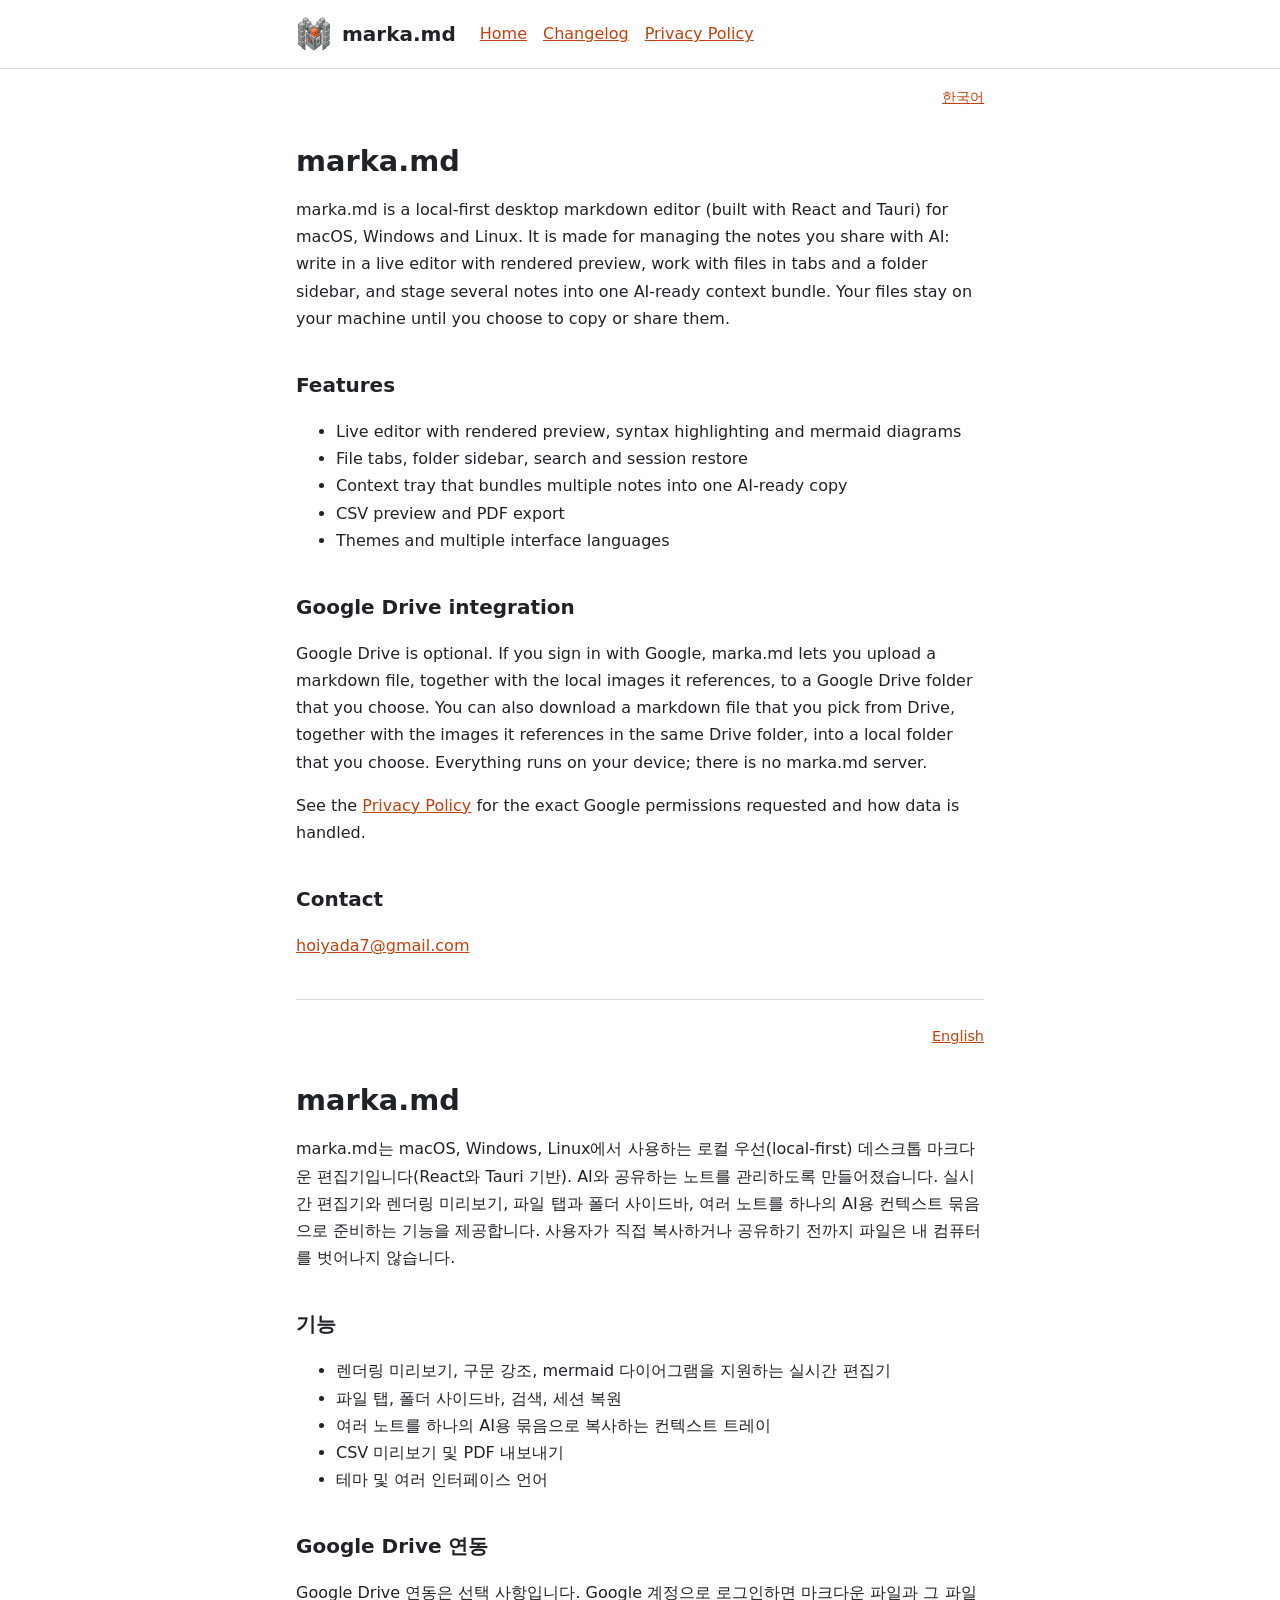
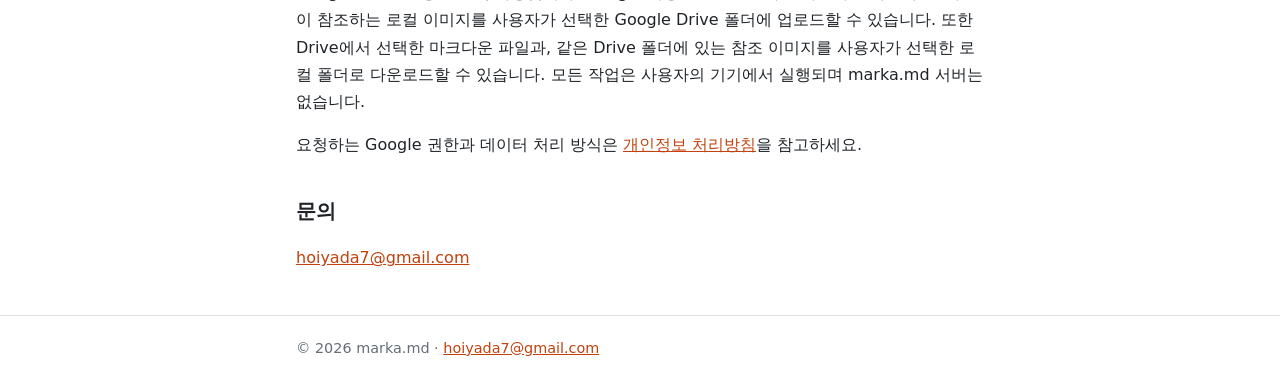
<file: index.html>
<!doctype html>
<html lang="en">
<head>
<meta charset="utf-8">
<meta name="viewport" content="width=device-width, initial-scale=1">
<title>marka.md - local-first markdown editor</title>
<meta name="description" content="marka.md is a local-first desktop markdown editor for the notes you share with AI.">
<link rel="icon" href="logo.png">
<link rel="stylesheet" href="style.css">
</head>
<body>
<header><div class="wrap">
<a class="brand" href="index.html"><img src="logo.png" alt="" width="36" height="36">marka.md</a>
<nav><a href="index.html">Home</a><a href="changelog.html">Changelog</a><a href="privacy.html">Privacy Policy</a></nav>
</div></header>
<main class="wrap">
<p class="lang"><a href="#ko">한국어</a></p>
<section id="en">
<h1>marka.md</h1>
<p>marka.md is a local-first desktop markdown editor (built with React and Tauri) for macOS, Windows and Linux. It is made for managing the notes you share with AI: write in a live editor with rendered preview, work with files in tabs and a folder sidebar, and stage several notes into one AI-ready context bundle. Your files stay on your machine until you choose to copy or share them.</p>
<h2>Features</h2>
<ul>
<li>Live editor with rendered preview, syntax highlighting and mermaid diagrams</li>
<li>File tabs, folder sidebar, search and session restore</li>
<li>Context tray that bundles multiple notes into one AI-ready copy</li>
<li>CSV preview and PDF export</li>
<li>Themes and multiple interface languages</li>
</ul>
<h2>Google Drive integration</h2>
<p>Google Drive is optional. If you sign in with Google, marka.md lets you upload a markdown file, together with the local images it references, to a Google Drive folder that you choose. You can also download a markdown file that you pick from Drive, together with the images it references in the same Drive folder, into a local folder that you choose. Everything runs on your device; there is no marka.md server.</p>
<p>See the <a href="privacy.html">Privacy Policy</a> for the exact Google permissions requested and how data is handled.</p>
<h2>Contact</h2>
<p><a href="mailto:hoiyada7@gmail.com">hoiyada7@gmail.com</a></p>
</section>

<section id="ko" lang="ko">
<p class="lang"><a href="#en">English</a></p>
<h1>marka.md</h1>
<p>marka.md는 macOS, Windows, Linux에서 사용하는 로컬 우선(local-first) 데스크톱 마크다운 편집기입니다(React와 Tauri 기반). AI와 공유하는 노트를 관리하도록 만들어졌습니다. 실시간 편집기와 렌더링 미리보기, 파일 탭과 폴더 사이드바, 여러 노트를 하나의 AI용 컨텍스트 묶음으로 준비하는 기능을 제공합니다. 사용자가 직접 복사하거나 공유하기 전까지 파일은 내 컴퓨터를 벗어나지 않습니다.</p>
<h2>기능</h2>
<ul>
<li>렌더링 미리보기, 구문 강조, mermaid 다이어그램을 지원하는 실시간 편집기</li>
<li>파일 탭, 폴더 사이드바, 검색, 세션 복원</li>
<li>여러 노트를 하나의 AI용 묶음으로 복사하는 컨텍스트 트레이</li>
<li>CSV 미리보기 및 PDF 내보내기</li>
<li>테마 및 여러 인터페이스 언어</li>
</ul>
<h2>Google Drive 연동</h2>
<p>Google Drive 연동은 선택 사항입니다. Google 계정으로 로그인하면 마크다운 파일과 그 파일이 참조하는 로컬 이미지를 사용자가 선택한 Google Drive 폴더에 업로드할 수 있습니다. 또한 Drive에서 선택한 마크다운 파일과, 같은 Drive 폴더에 있는 참조 이미지를 사용자가 선택한 로컬 폴더로 다운로드할 수 있습니다. 모든 작업은 사용자의 기기에서 실행되며 marka.md 서버는 없습니다.</p>
<p>요청하는 Google 권한과 데이터 처리 방식은 <a href="privacy.html#ko">개인정보 처리방침</a>을 참고하세요.</p>
<h2>문의</h2>
<p><a href="mailto:hoiyada7@gmail.com">hoiyada7@gmail.com</a></p>
</section>
</main>
<footer><div class="wrap">© 2026 marka.md &middot; <a href="mailto:hoiyada7@gmail.com">hoiyada7@gmail.com</a></div></footer>
</body>
</html>
</file>
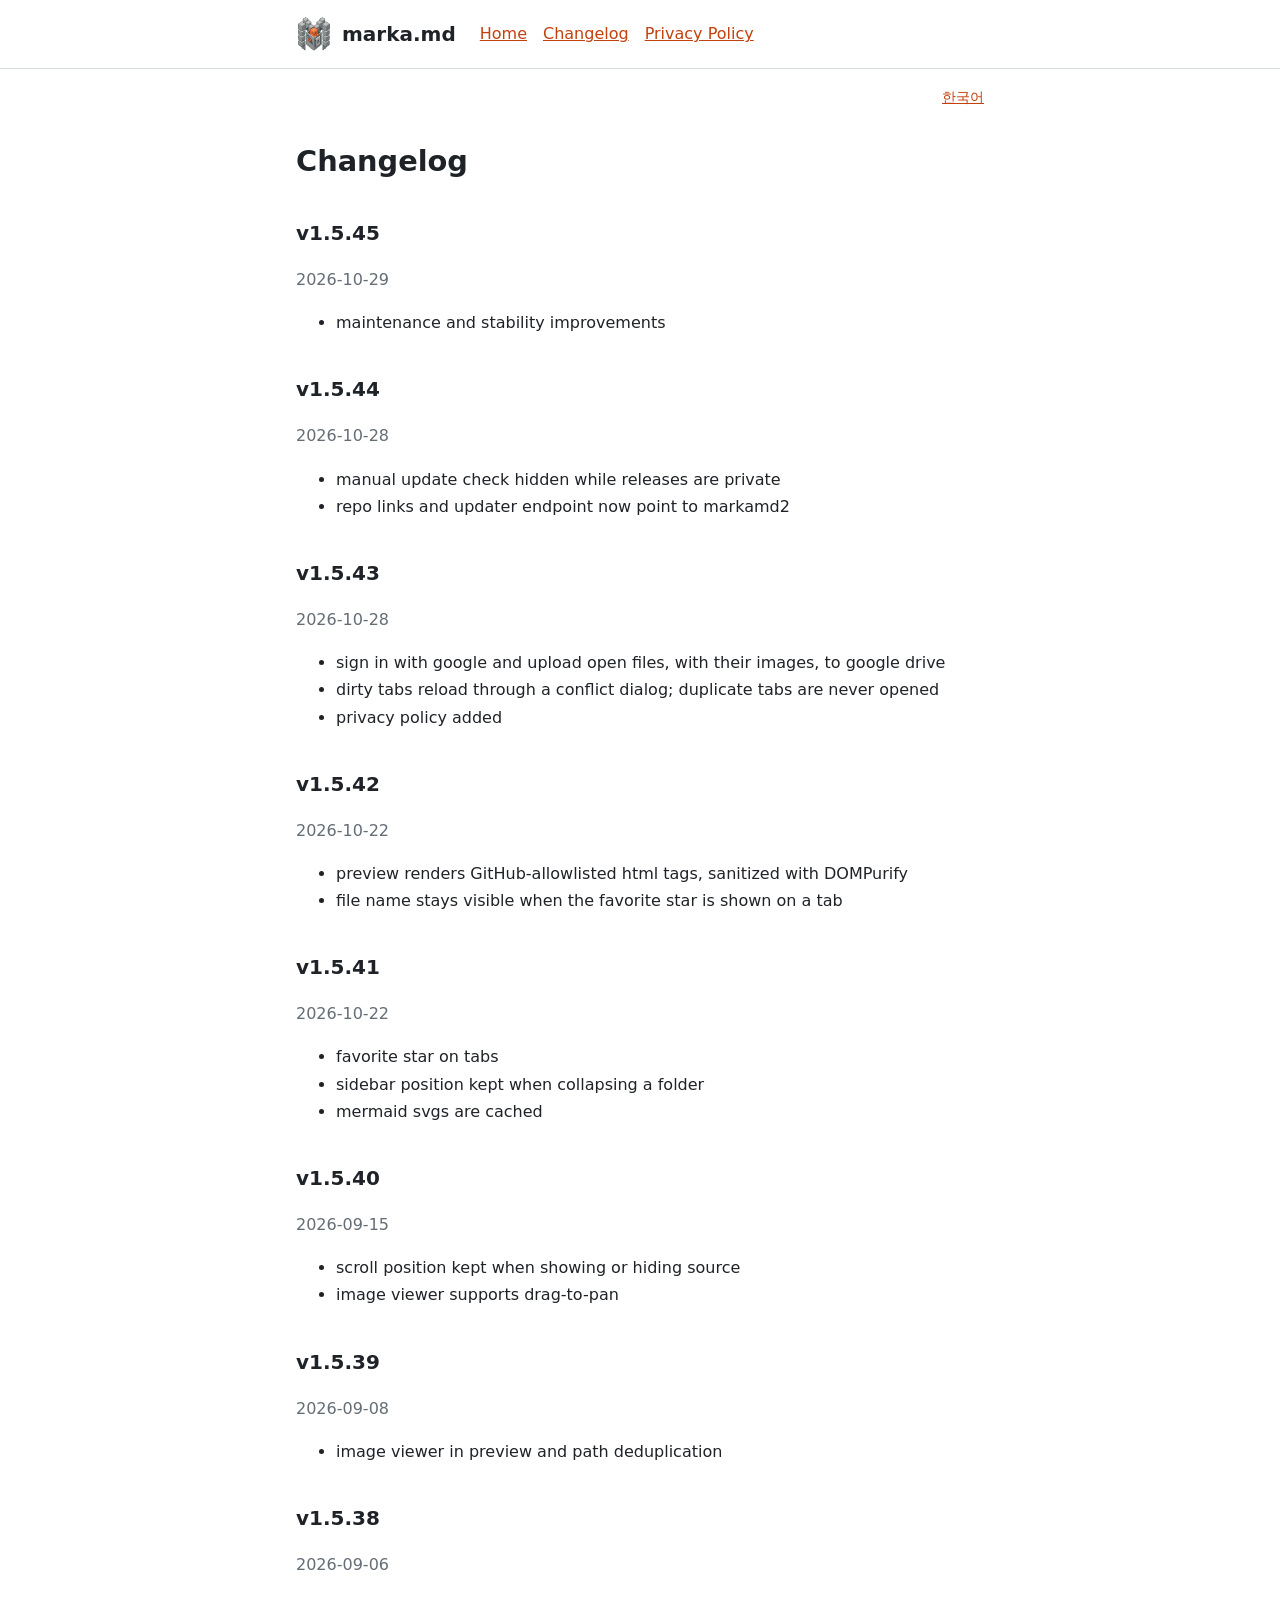
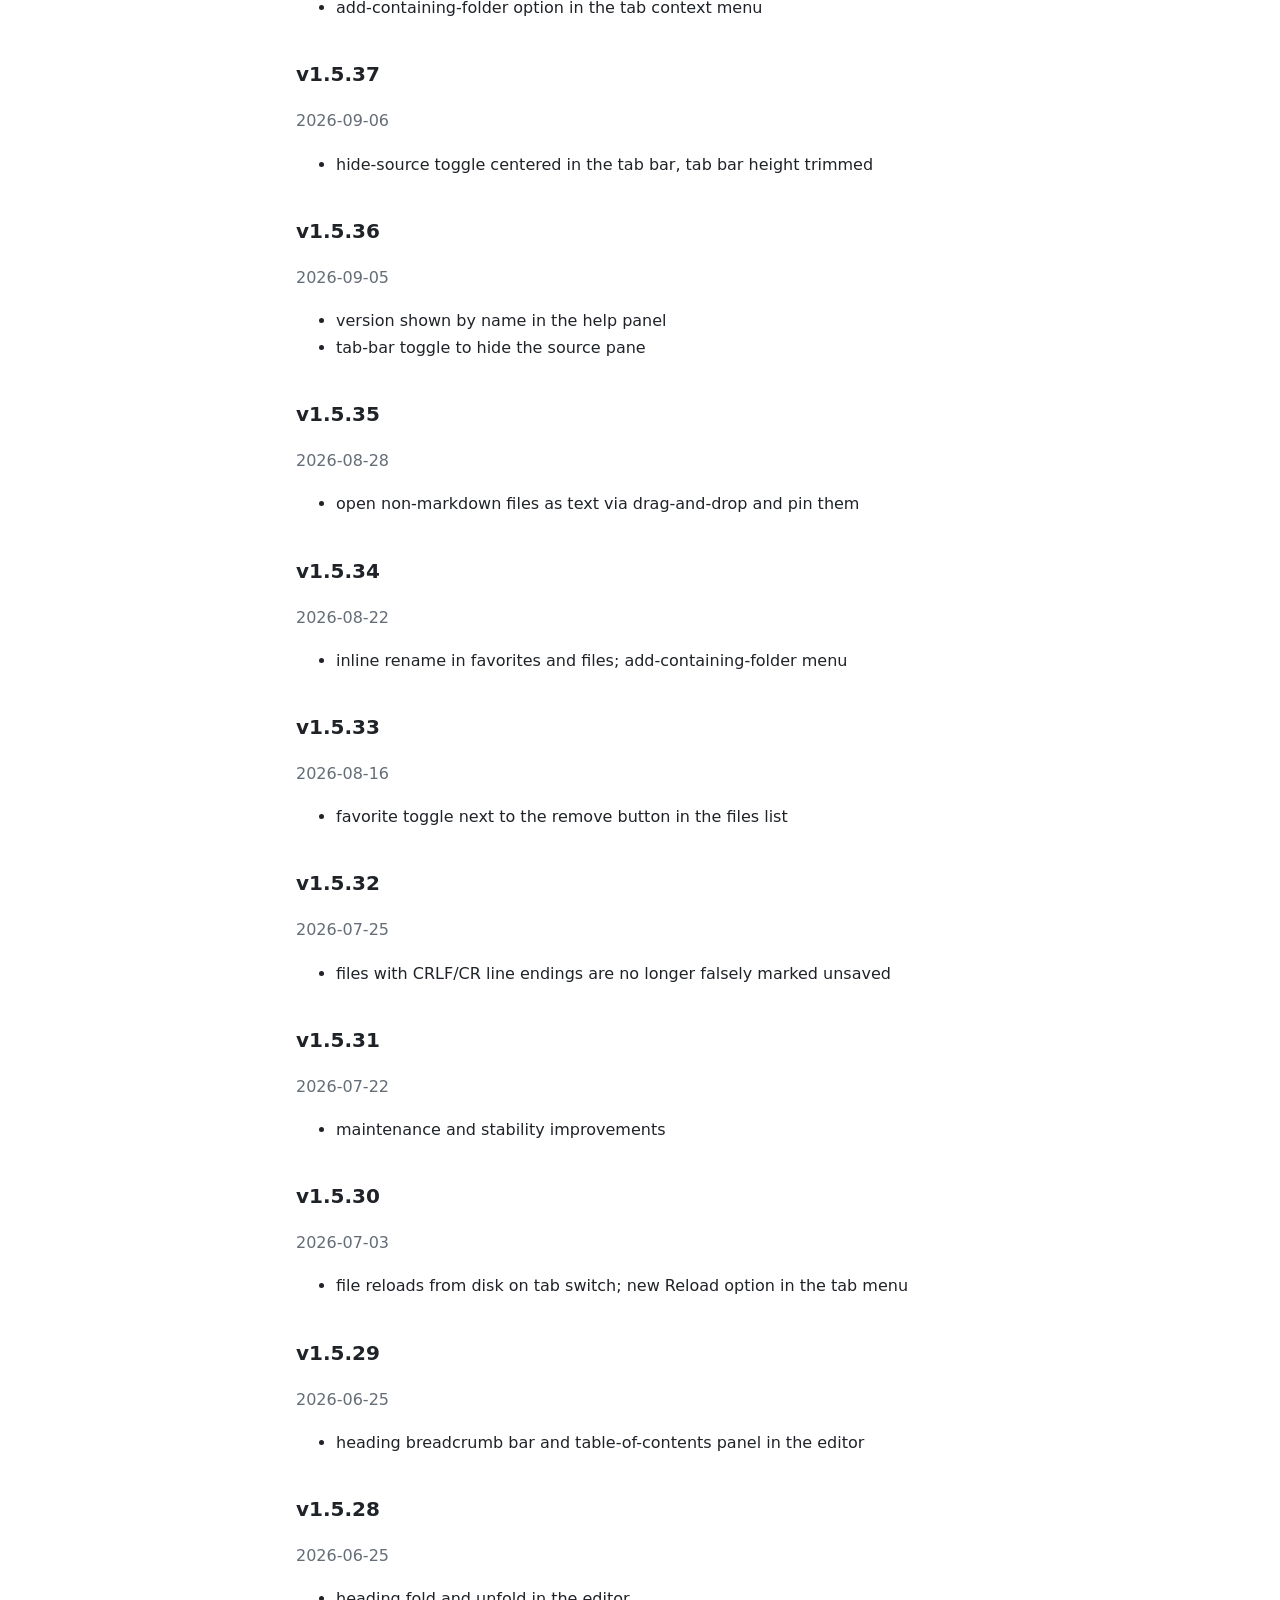
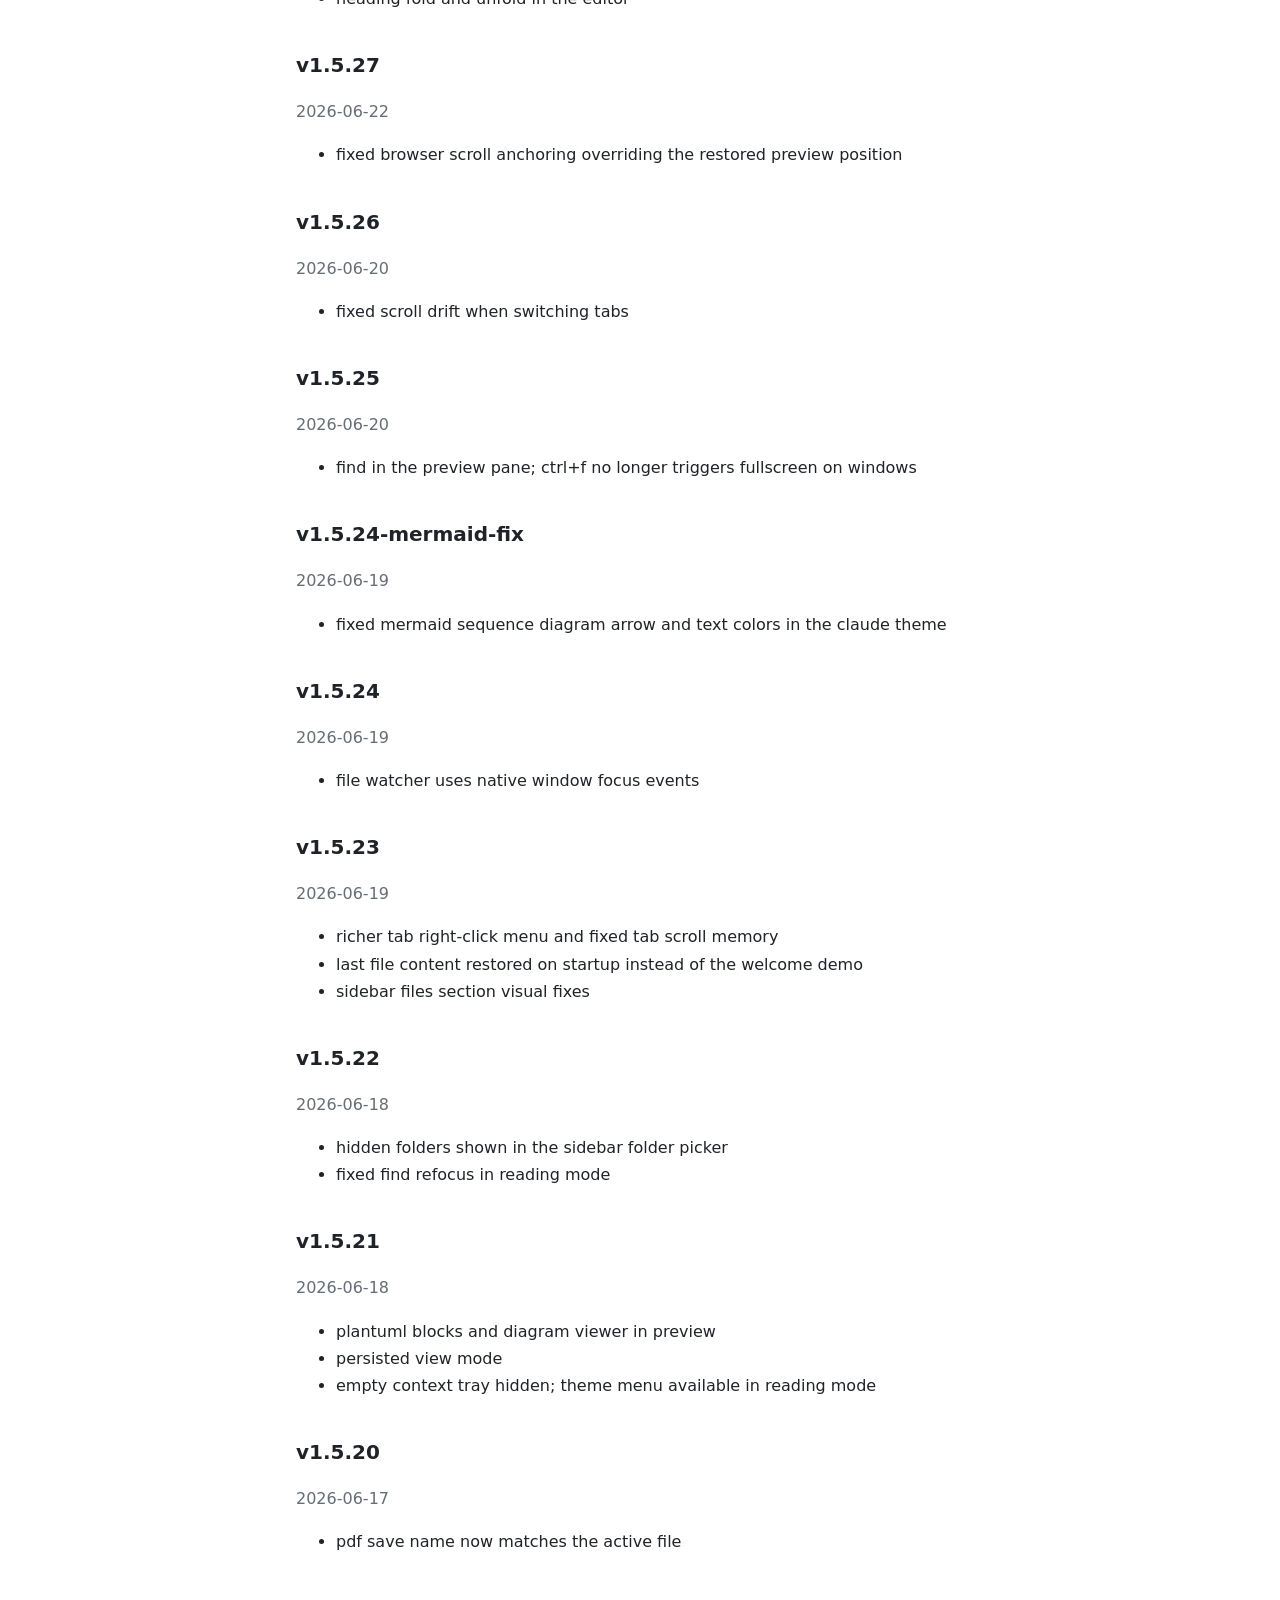
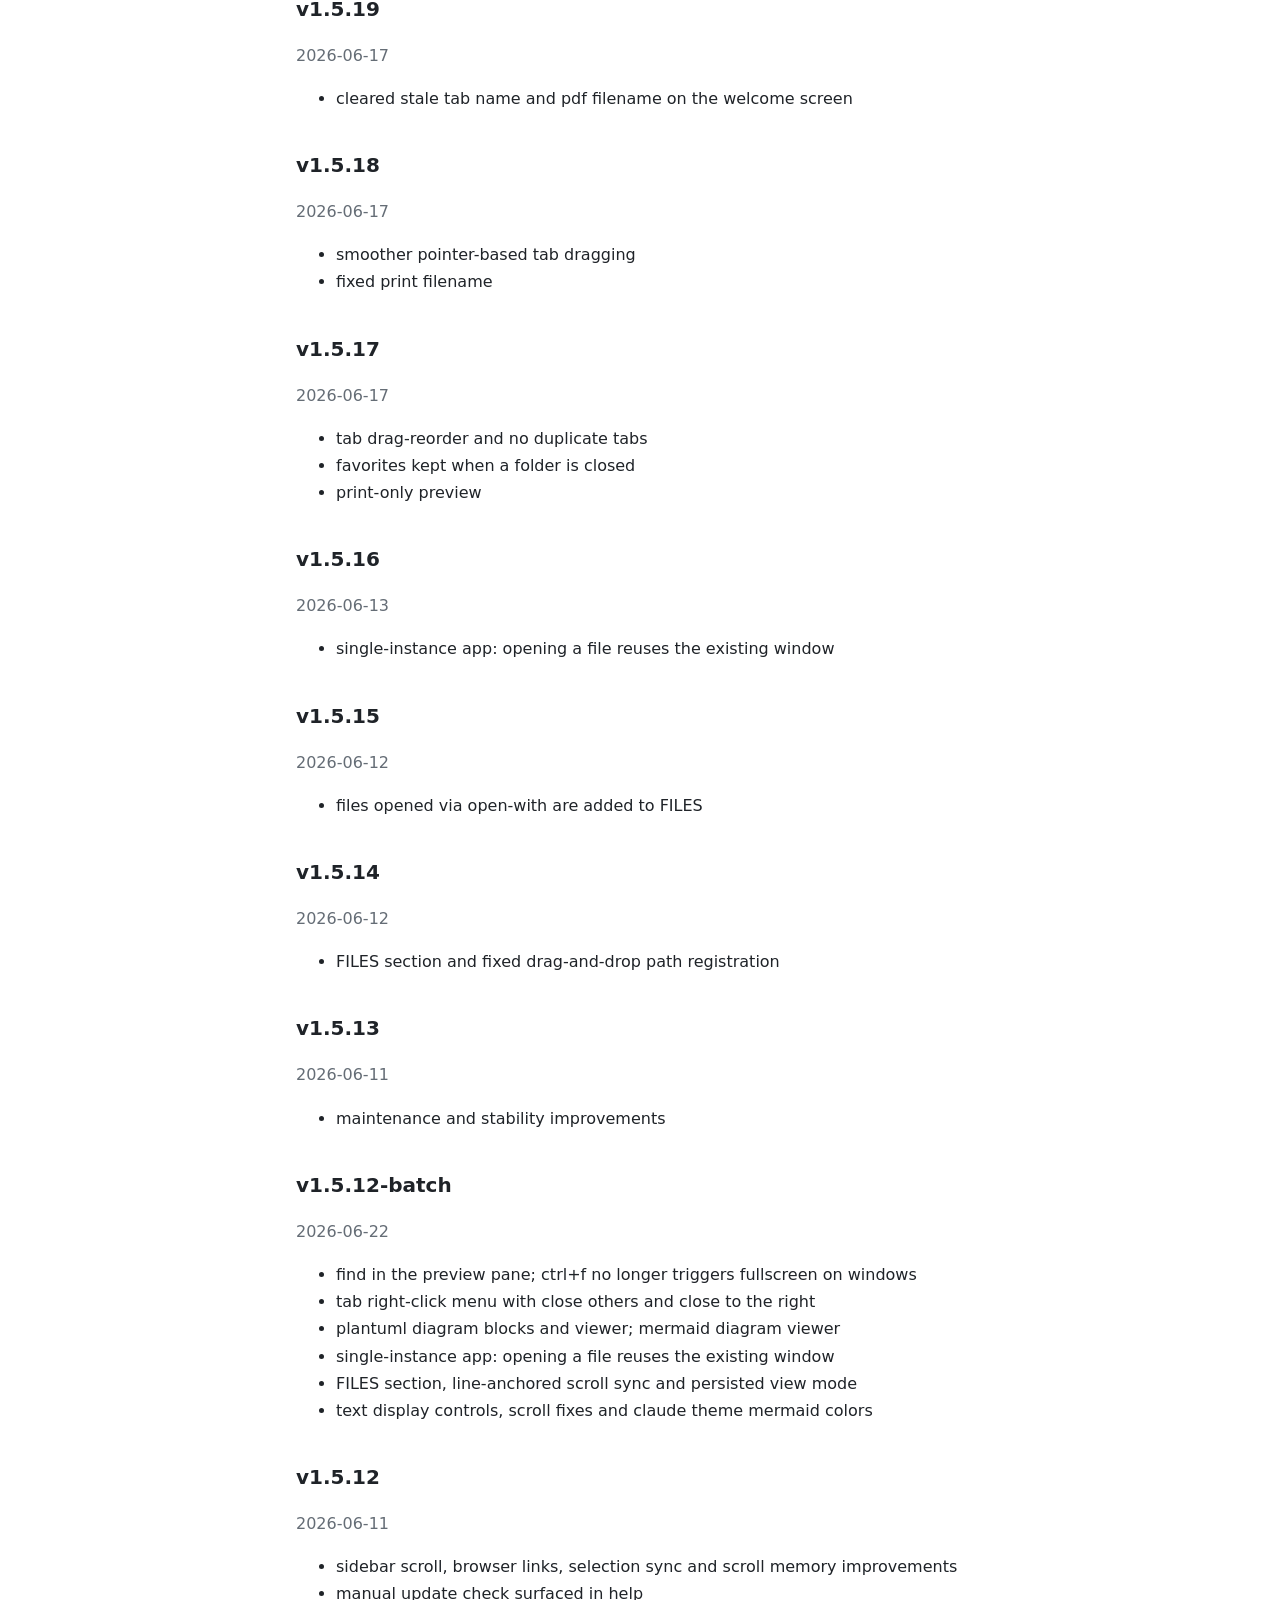
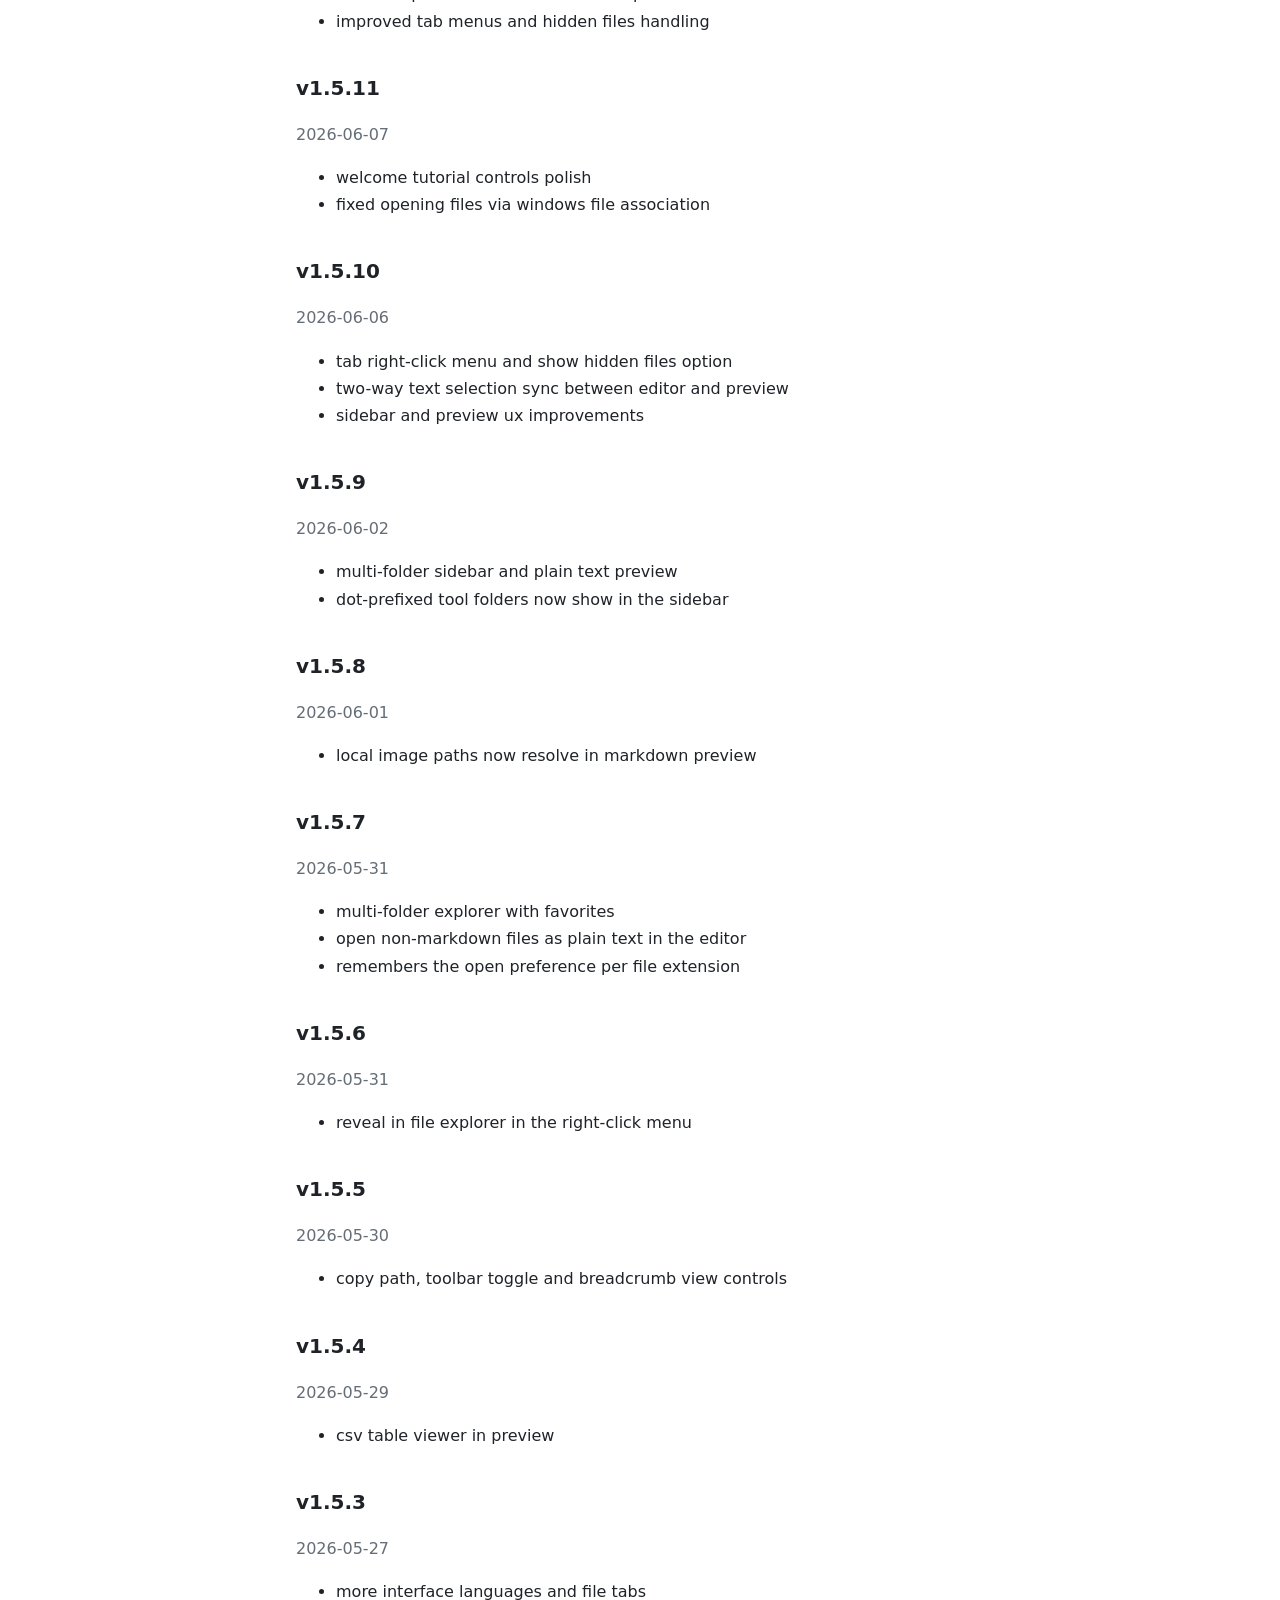
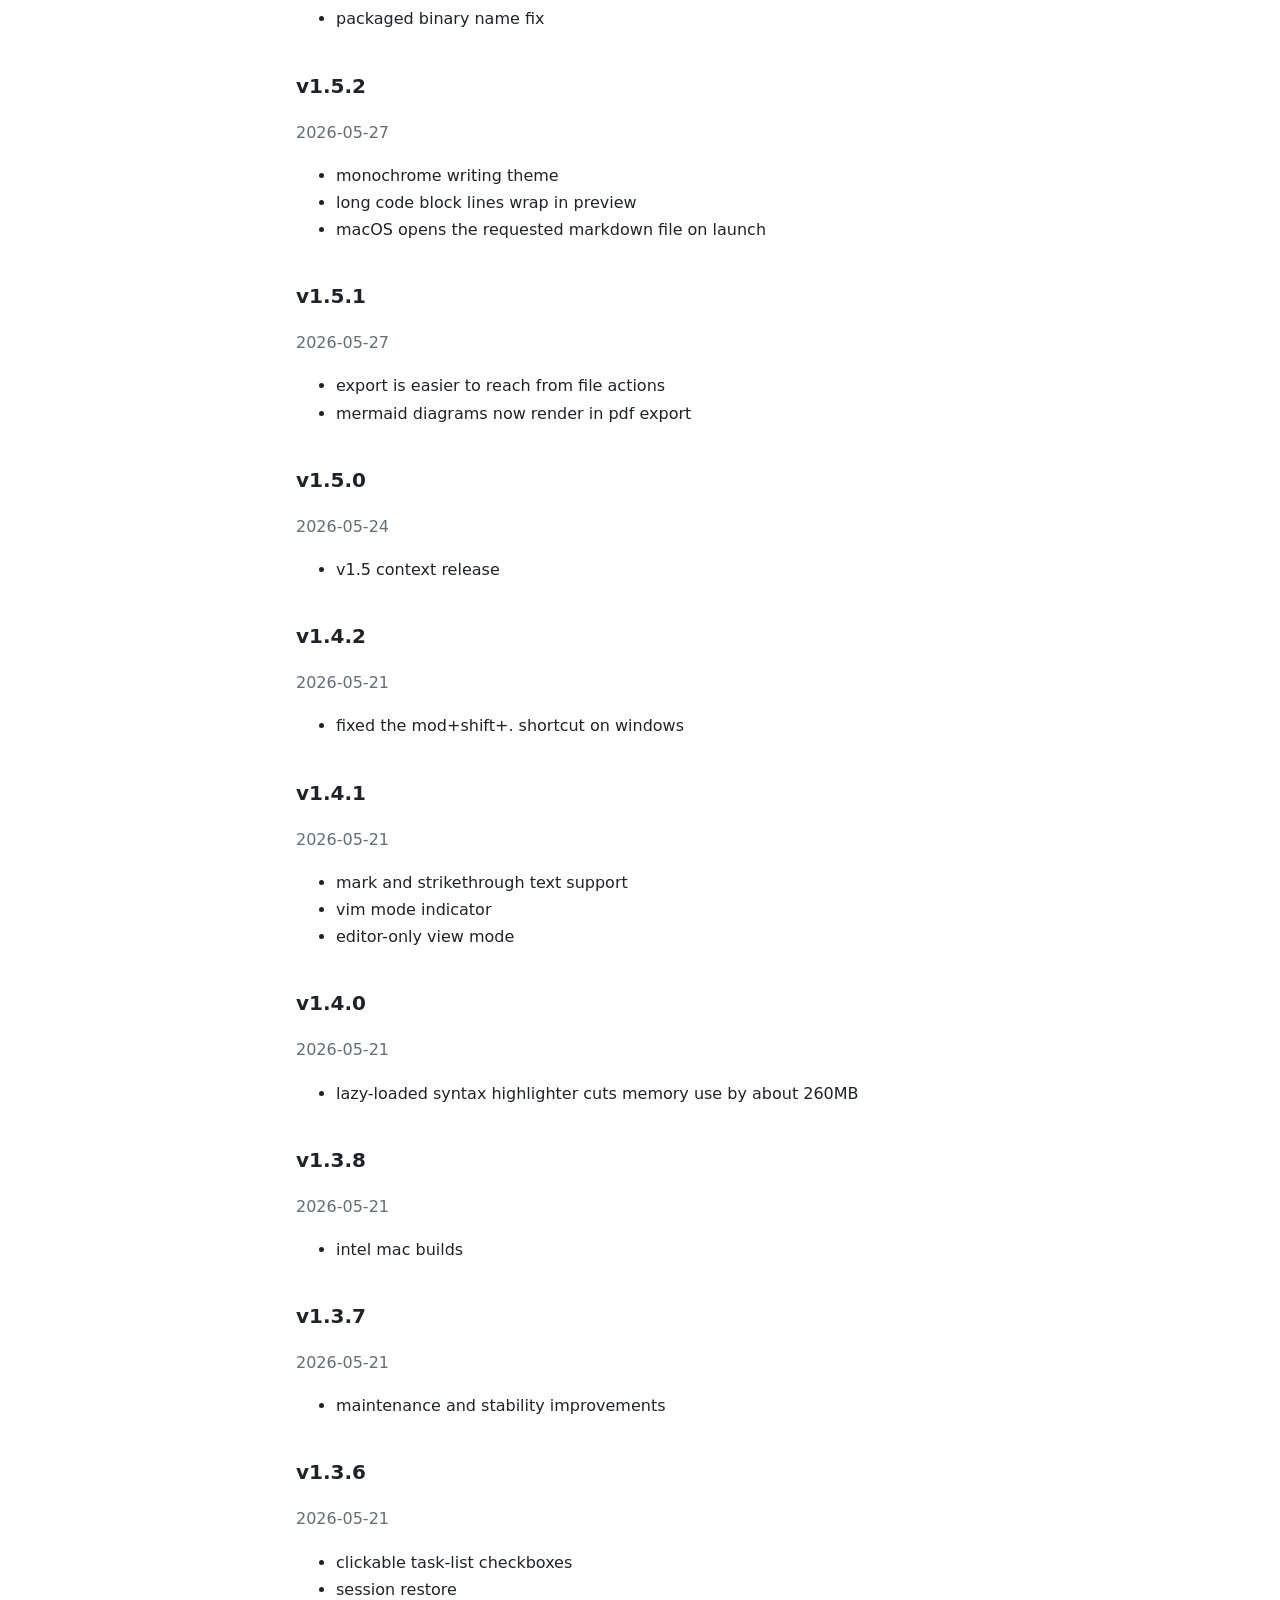
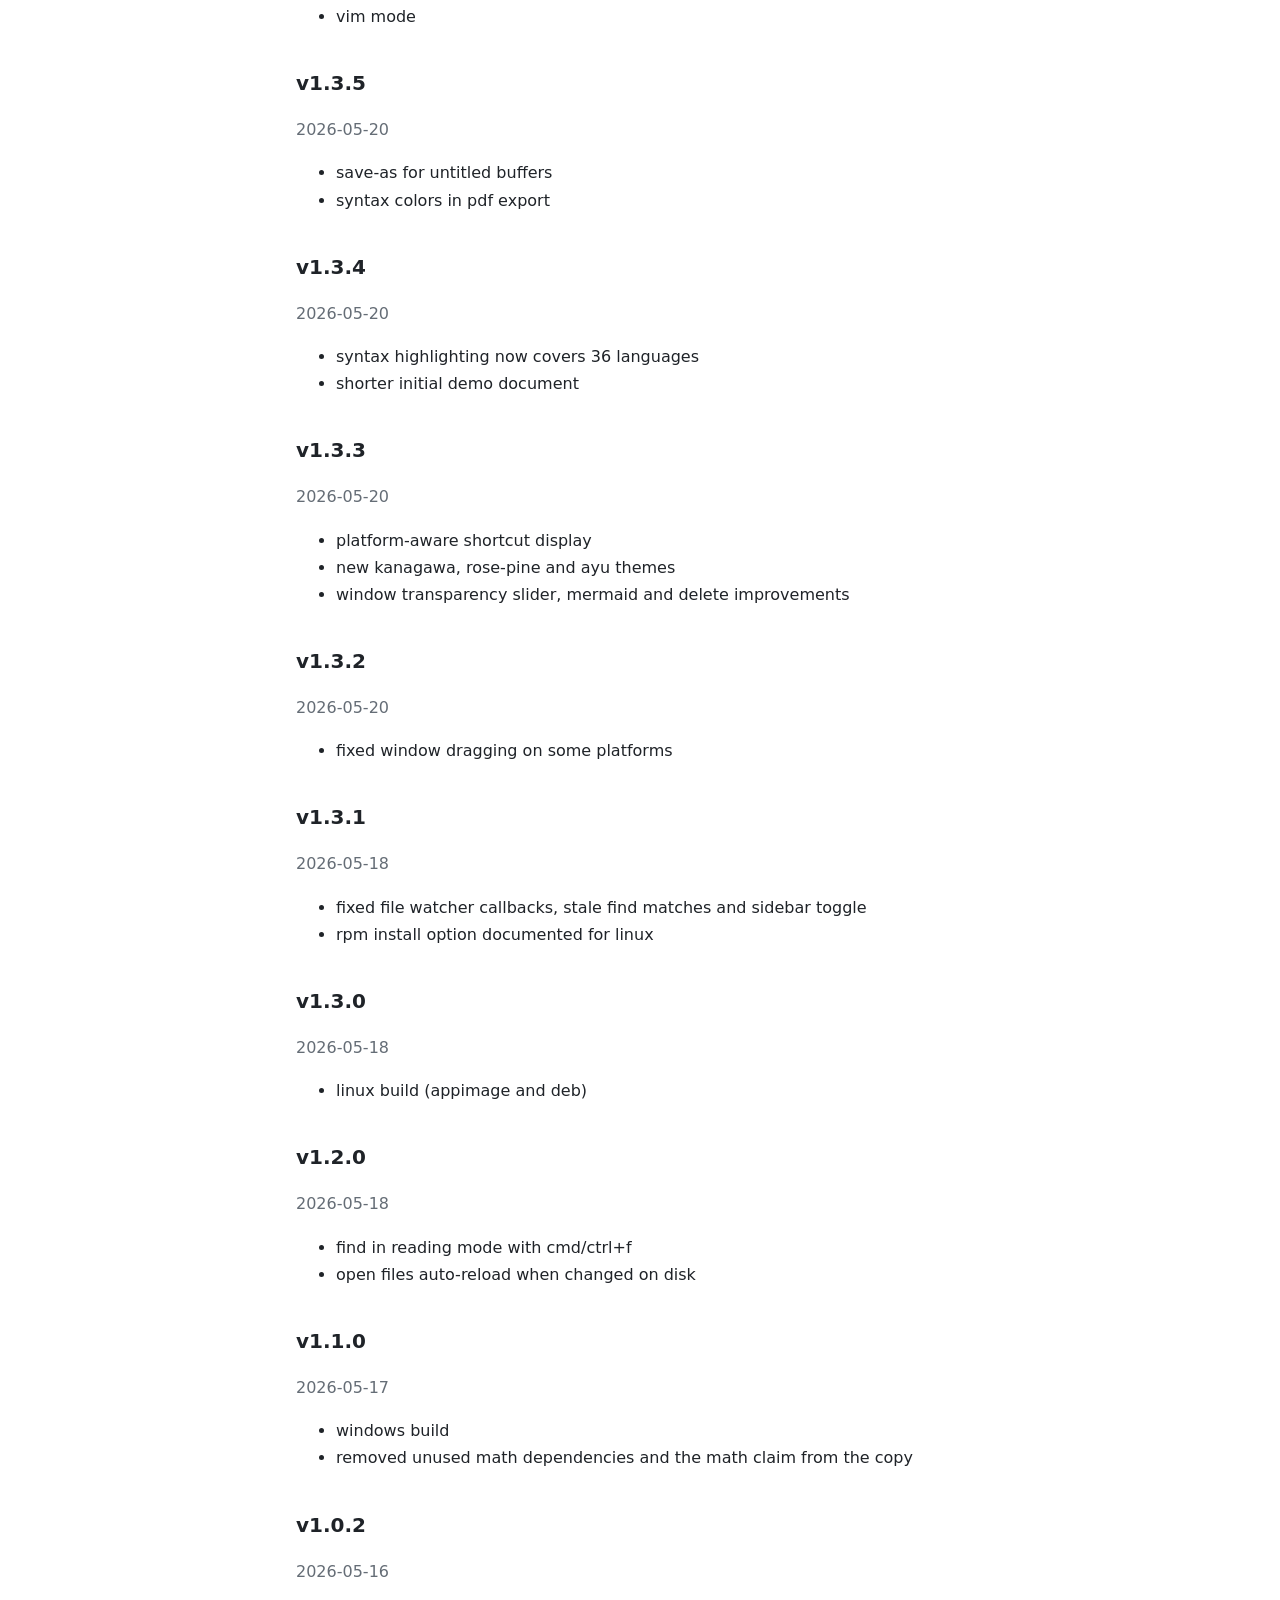
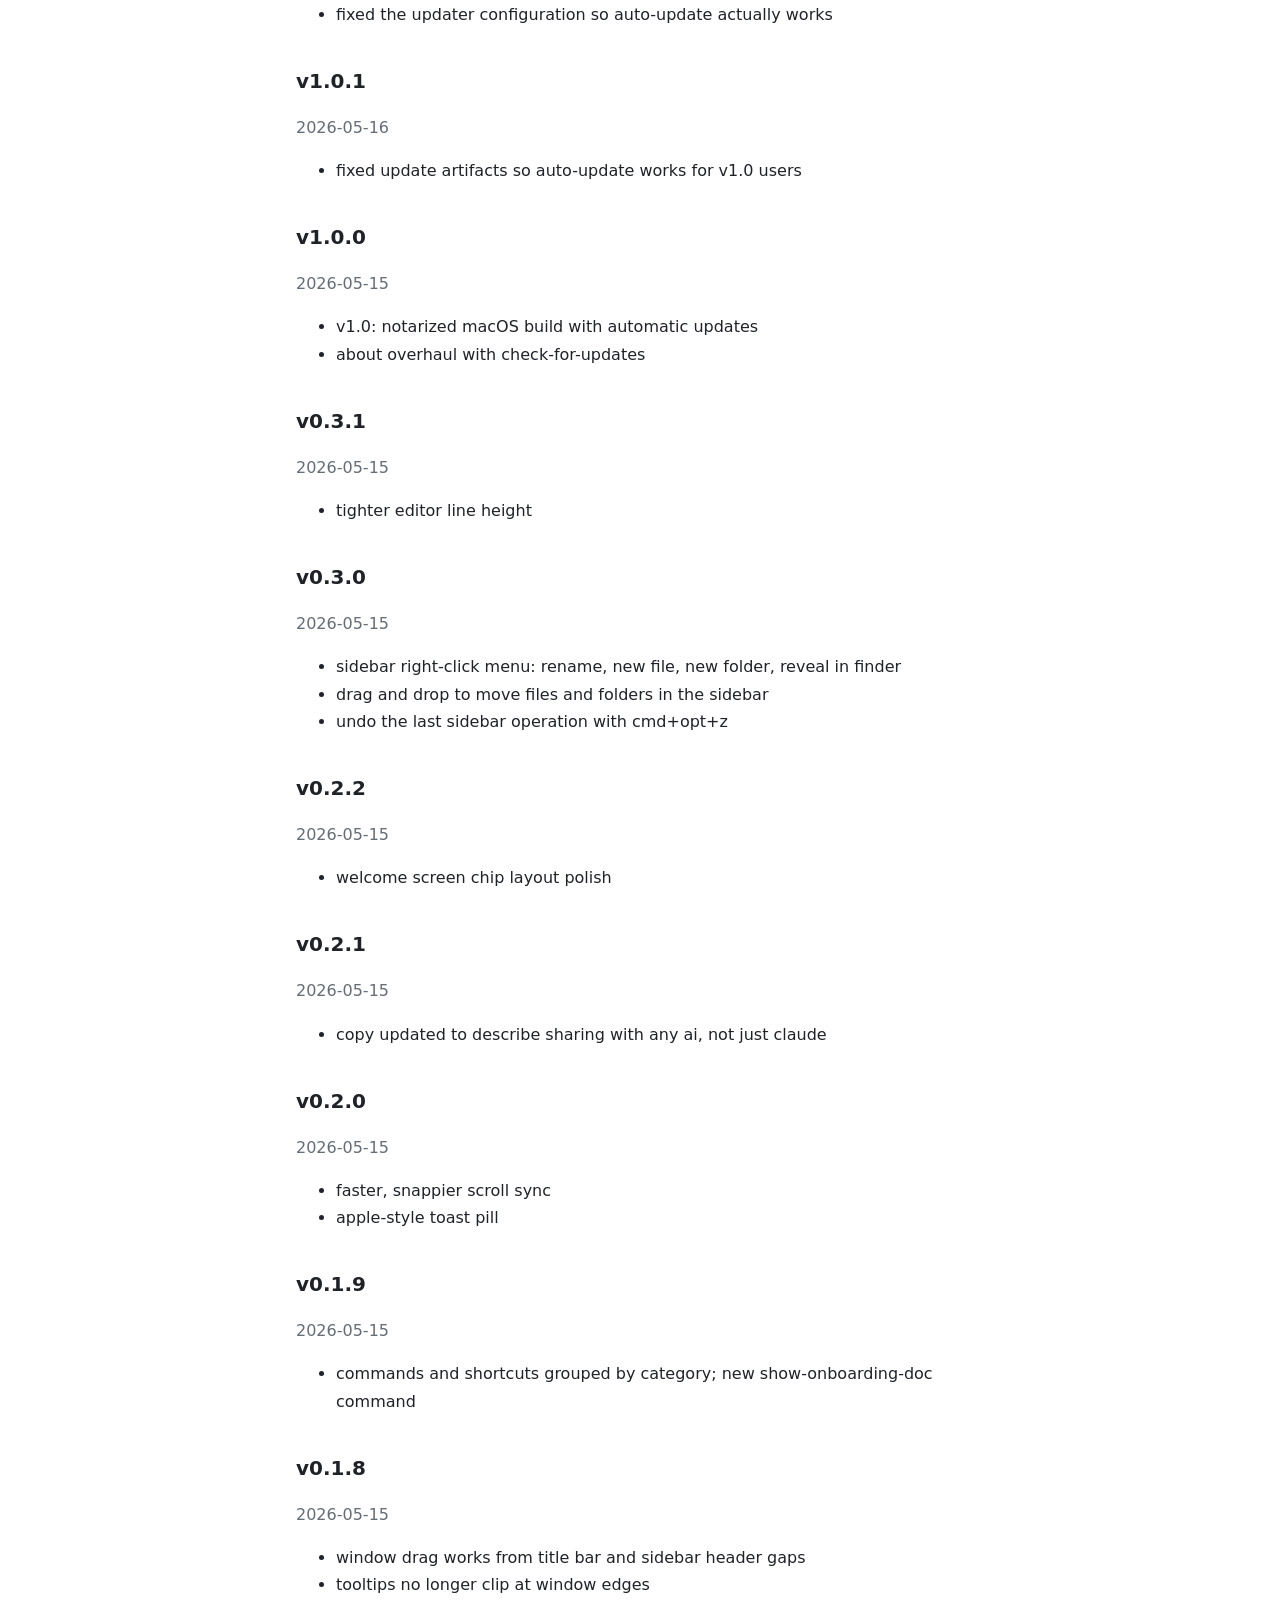
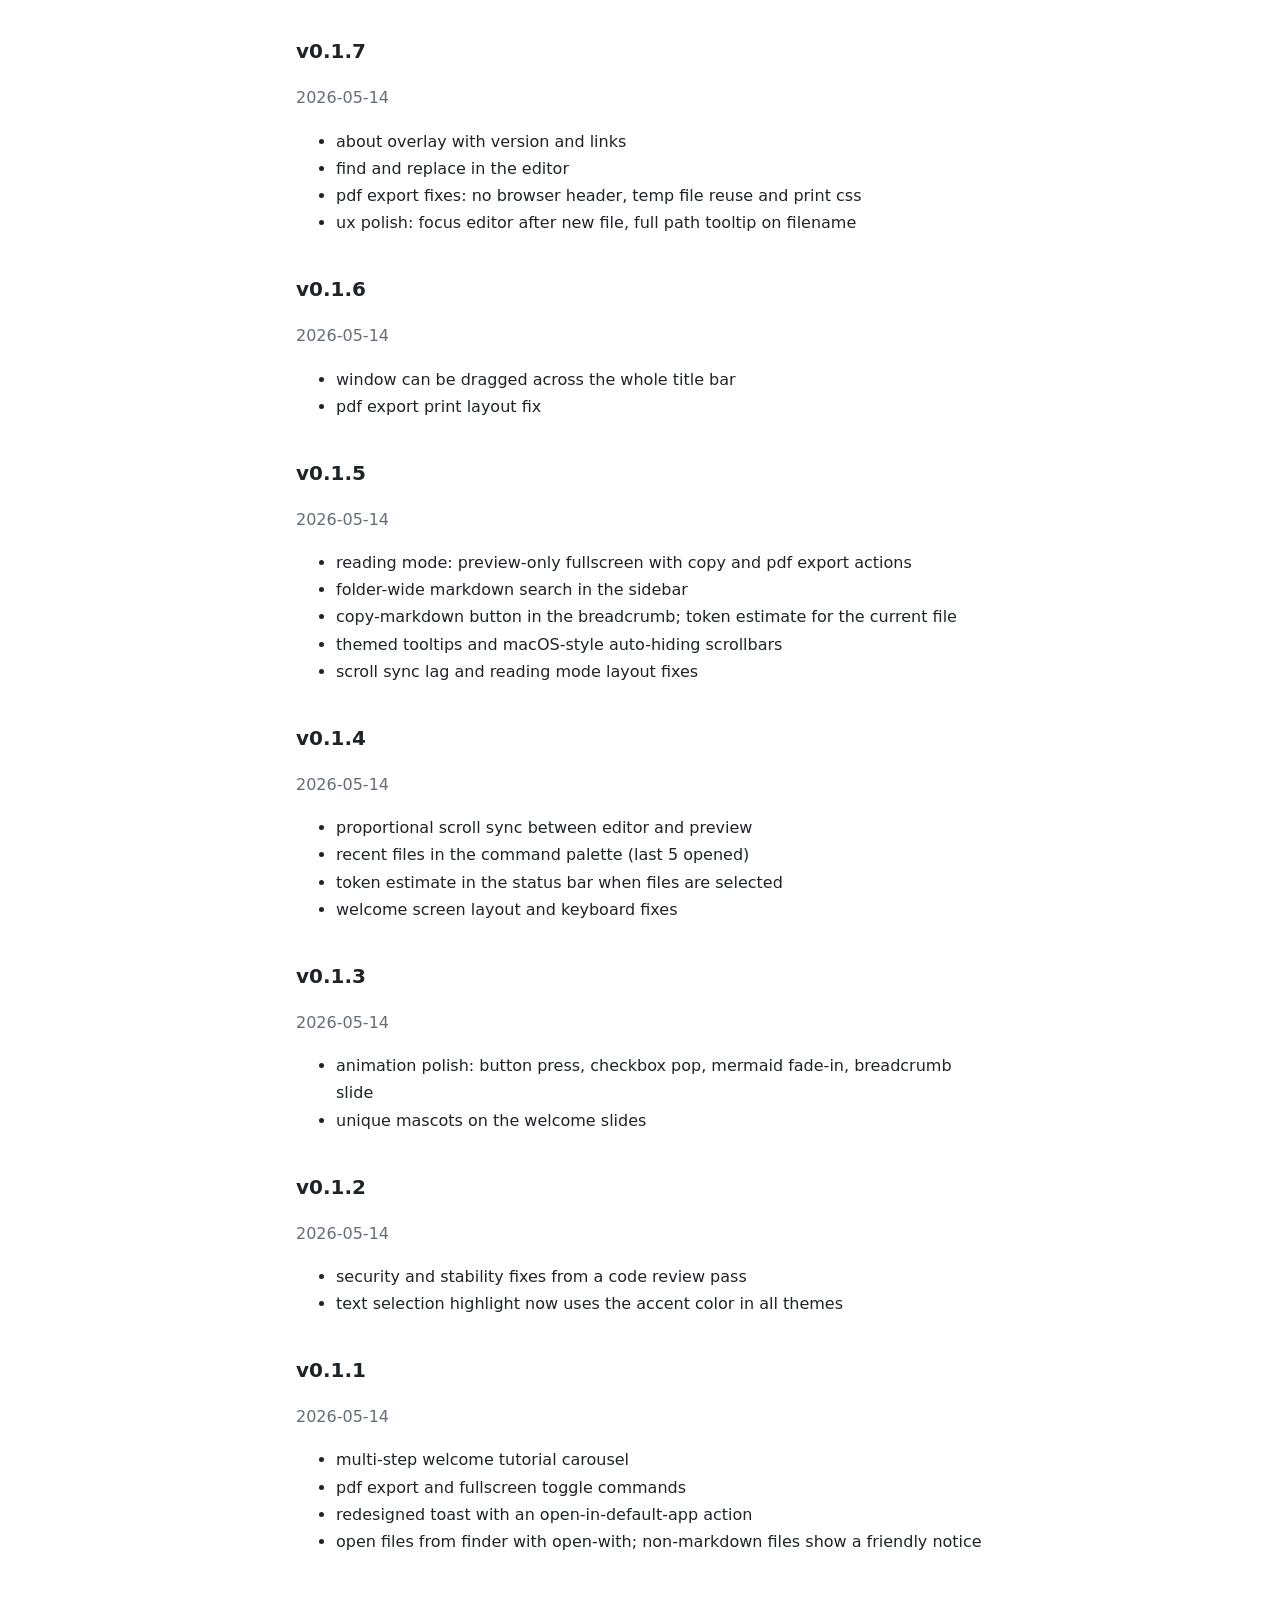
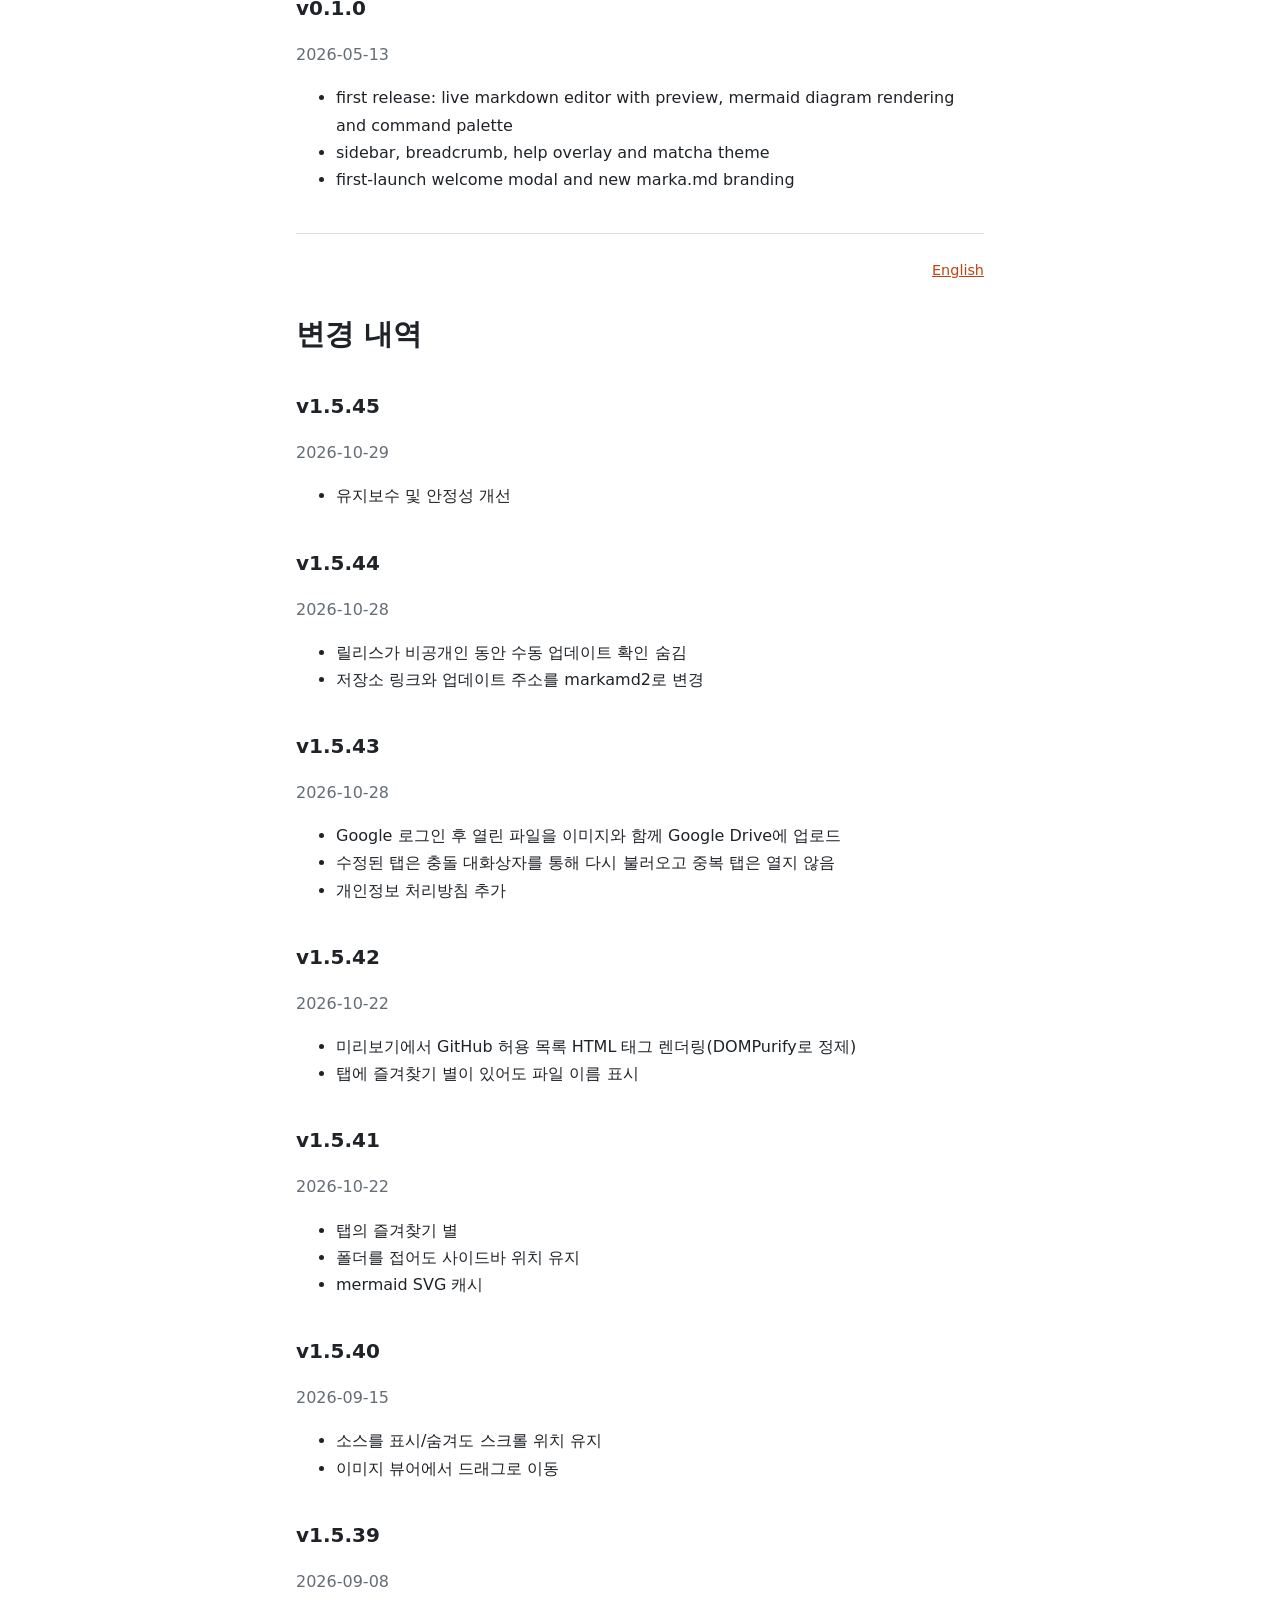
<file: changelog.html>
<!doctype html>
<html lang="en">
<head>
<meta charset="utf-8">
<meta name="viewport" content="width=device-width, initial-scale=1">
<title>Changelog - marka.md</title>
<meta name="description" content="Release history and changelog for marka.md.">
<link rel="icon" href="logo.png">
<link rel="stylesheet" href="style.css">
</head>
<body>
<header><div class="wrap">
<a class="brand" href="index.html"><img src="logo.png" alt="" width="36" height="36">marka.md</a>
<nav><a href="index.html">Home</a><a href="changelog.html">Changelog</a><a href="privacy.html">Privacy Policy</a></nav>
</div></header>
<main class="wrap">
<p class="lang"><a href="#ko">한국어</a></p>
<section id="en">
<h1>Changelog</h1>
<h2 id="v1.5.45">v1.5.45</h2>
<p class="muted">2026-10-29</p>
<ul>
<li>maintenance and stability improvements</li>
</ul>

<h2 id="v1.5.44">v1.5.44</h2>
<p class="muted">2026-10-28</p>
<ul>
<li>manual update check hidden while releases are private</li>
<li>repo links and updater endpoint now point to markamd2</li>
</ul>

<h2 id="v1.5.43">v1.5.43</h2>
<p class="muted">2026-10-28</p>
<ul>
<li>sign in with google and upload open files, with their images, to google drive</li>
<li>dirty tabs reload through a conflict dialog; duplicate tabs are never opened</li>
<li>privacy policy added</li>
</ul>

<h2 id="v1.5.42">v1.5.42</h2>
<p class="muted">2026-10-22</p>
<ul>
<li>preview renders GitHub-allowlisted html tags, sanitized with DOMPurify</li>
<li>file name stays visible when the favorite star is shown on a tab</li>
</ul>

<h2 id="v1.5.41">v1.5.41</h2>
<p class="muted">2026-10-22</p>
<ul>
<li>favorite star on tabs</li>
<li>sidebar position kept when collapsing a folder</li>
<li>mermaid svgs are cached</li>
</ul>

<h2 id="v1.5.40">v1.5.40</h2>
<p class="muted">2026-09-15</p>
<ul>
<li>scroll position kept when showing or hiding source</li>
<li>image viewer supports drag-to-pan</li>
</ul>

<h2 id="v1.5.39">v1.5.39</h2>
<p class="muted">2026-09-08</p>
<ul>
<li>image viewer in preview and path deduplication</li>
</ul>

<h2 id="v1.5.38">v1.5.38</h2>
<p class="muted">2026-09-06</p>
<ul>
<li>add-containing-folder option in the tab context menu</li>
</ul>

<h2 id="v1.5.37">v1.5.37</h2>
<p class="muted">2026-09-06</p>
<ul>
<li>hide-source toggle centered in the tab bar, tab bar height trimmed</li>
</ul>

<h2 id="v1.5.36">v1.5.36</h2>
<p class="muted">2026-09-05</p>
<ul>
<li>version shown by name in the help panel</li>
<li>tab-bar toggle to hide the source pane</li>
</ul>

<h2 id="v1.5.35">v1.5.35</h2>
<p class="muted">2026-08-28</p>
<ul>
<li>open non-markdown files as text via drag-and-drop and pin them</li>
</ul>

<h2 id="v1.5.34">v1.5.34</h2>
<p class="muted">2026-08-22</p>
<ul>
<li>inline rename in favorites and files; add-containing-folder menu</li>
</ul>

<h2 id="v1.5.33">v1.5.33</h2>
<p class="muted">2026-08-16</p>
<ul>
<li>favorite toggle next to the remove button in the files list</li>
</ul>

<h2 id="v1.5.32">v1.5.32</h2>
<p class="muted">2026-07-25</p>
<ul>
<li>files with CRLF/CR line endings are no longer falsely marked unsaved</li>
</ul>

<h2 id="v1.5.31">v1.5.31</h2>
<p class="muted">2026-07-22</p>
<ul>
<li>maintenance and stability improvements</li>
</ul>

<h2 id="v1.5.30">v1.5.30</h2>
<p class="muted">2026-07-03</p>
<ul>
<li>file reloads from disk on tab switch; new Reload option in the tab menu</li>
</ul>

<h2 id="v1.5.29">v1.5.29</h2>
<p class="muted">2026-06-25</p>
<ul>
<li>heading breadcrumb bar and table-of-contents panel in the editor</li>
</ul>

<h2 id="v1.5.28">v1.5.28</h2>
<p class="muted">2026-06-25</p>
<ul>
<li>heading fold and unfold in the editor</li>
</ul>

<h2 id="v1.5.27">v1.5.27</h2>
<p class="muted">2026-06-22</p>
<ul>
<li>fixed browser scroll anchoring overriding the restored preview position</li>
</ul>

<h2 id="v1.5.26">v1.5.26</h2>
<p class="muted">2026-06-20</p>
<ul>
<li>fixed scroll drift when switching tabs</li>
</ul>

<h2 id="v1.5.25">v1.5.25</h2>
<p class="muted">2026-06-20</p>
<ul>
<li>find in the preview pane; ctrl+f no longer triggers fullscreen on windows</li>
</ul>

<h2 id="v1.5.24-mermaid-fix">v1.5.24-mermaid-fix</h2>
<p class="muted">2026-06-19</p>
<ul>
<li>fixed mermaid sequence diagram arrow and text colors in the claude theme</li>
</ul>

<h2 id="v1.5.24">v1.5.24</h2>
<p class="muted">2026-06-19</p>
<ul>
<li>file watcher uses native window focus events</li>
</ul>

<h2 id="v1.5.23">v1.5.23</h2>
<p class="muted">2026-06-19</p>
<ul>
<li>richer tab right-click menu and fixed tab scroll memory</li>
<li>last file content restored on startup instead of the welcome demo</li>
<li>sidebar files section visual fixes</li>
</ul>

<h2 id="v1.5.22">v1.5.22</h2>
<p class="muted">2026-06-18</p>
<ul>
<li>hidden folders shown in the sidebar folder picker</li>
<li>fixed find refocus in reading mode</li>
</ul>

<h2 id="v1.5.21">v1.5.21</h2>
<p class="muted">2026-06-18</p>
<ul>
<li>plantuml blocks and diagram viewer in preview</li>
<li>persisted view mode</li>
<li>empty context tray hidden; theme menu available in reading mode</li>
</ul>

<h2 id="v1.5.20">v1.5.20</h2>
<p class="muted">2026-06-17</p>
<ul>
<li>pdf save name now matches the active file</li>
</ul>

<h2 id="v1.5.19">v1.5.19</h2>
<p class="muted">2026-06-17</p>
<ul>
<li>cleared stale tab name and pdf filename on the welcome screen</li>
</ul>

<h2 id="v1.5.18">v1.5.18</h2>
<p class="muted">2026-06-17</p>
<ul>
<li>smoother pointer-based tab dragging</li>
<li>fixed print filename</li>
</ul>

<h2 id="v1.5.17">v1.5.17</h2>
<p class="muted">2026-06-17</p>
<ul>
<li>tab drag-reorder and no duplicate tabs</li>
<li>favorites kept when a folder is closed</li>
<li>print-only preview</li>
</ul>

<h2 id="v1.5.16">v1.5.16</h2>
<p class="muted">2026-06-13</p>
<ul>
<li>single-instance app: opening a file reuses the existing window</li>
</ul>

<h2 id="v1.5.15">v1.5.15</h2>
<p class="muted">2026-06-12</p>
<ul>
<li>files opened via open-with are added to FILES</li>
</ul>

<h2 id="v1.5.14">v1.5.14</h2>
<p class="muted">2026-06-12</p>
<ul>
<li>FILES section and fixed drag-and-drop path registration</li>
</ul>

<h2 id="v1.5.13">v1.5.13</h2>
<p class="muted">2026-06-11</p>
<ul>
<li>maintenance and stability improvements</li>
</ul>

<h2 id="v1.5.12-batch">v1.5.12-batch</h2>
<p class="muted">2026-06-22</p>
<ul>
<li>find in the preview pane; ctrl+f no longer triggers fullscreen on windows</li>
<li>tab right-click menu with close others and close to the right</li>
<li>plantuml diagram blocks and viewer; mermaid diagram viewer</li>
<li>single-instance app: opening a file reuses the existing window</li>
<li>FILES section, line-anchored scroll sync and persisted view mode</li>
<li>text display controls, scroll fixes and claude theme mermaid colors</li>
</ul>

<h2 id="v1.5.12">v1.5.12</h2>
<p class="muted">2026-06-11</p>
<ul>
<li>sidebar scroll, browser links, selection sync and scroll memory improvements</li>
<li>manual update check surfaced in help</li>
<li>improved tab menus and hidden files handling</li>
</ul>

<h2 id="v1.5.11">v1.5.11</h2>
<p class="muted">2026-06-07</p>
<ul>
<li>welcome tutorial controls polish</li>
<li>fixed opening files via windows file association</li>
</ul>

<h2 id="v1.5.10">v1.5.10</h2>
<p class="muted">2026-06-06</p>
<ul>
<li>tab right-click menu and show hidden files option</li>
<li>two-way text selection sync between editor and preview</li>
<li>sidebar and preview ux improvements</li>
</ul>

<h2 id="v1.5.9">v1.5.9</h2>
<p class="muted">2026-06-02</p>
<ul>
<li>multi-folder sidebar and plain text preview</li>
<li>dot-prefixed tool folders now show in the sidebar</li>
</ul>

<h2 id="v1.5.8">v1.5.8</h2>
<p class="muted">2026-06-01</p>
<ul>
<li>local image paths now resolve in markdown preview</li>
</ul>

<h2 id="v1.5.7">v1.5.7</h2>
<p class="muted">2026-05-31</p>
<ul>
<li>multi-folder explorer with favorites</li>
<li>open non-markdown files as plain text in the editor</li>
<li>remembers the open preference per file extension</li>
</ul>

<h2 id="v1.5.6">v1.5.6</h2>
<p class="muted">2026-05-31</p>
<ul>
<li>reveal in file explorer in the right-click menu</li>
</ul>

<h2 id="v1.5.5">v1.5.5</h2>
<p class="muted">2026-05-30</p>
<ul>
<li>copy path, toolbar toggle and breadcrumb view controls</li>
</ul>

<h2 id="v1.5.4">v1.5.4</h2>
<p class="muted">2026-05-29</p>
<ul>
<li>csv table viewer in preview</li>
</ul>

<h2 id="v1.5.3">v1.5.3</h2>
<p class="muted">2026-05-27</p>
<ul>
<li>more interface languages and file tabs</li>
<li>packaged binary name fix</li>
</ul>

<h2 id="v1.5.2">v1.5.2</h2>
<p class="muted">2026-05-27</p>
<ul>
<li>monochrome writing theme</li>
<li>long code block lines wrap in preview</li>
<li>macOS opens the requested markdown file on launch</li>
</ul>

<h2 id="v1.5.1">v1.5.1</h2>
<p class="muted">2026-05-27</p>
<ul>
<li>export is easier to reach from file actions</li>
<li>mermaid diagrams now render in pdf export</li>
</ul>

<h2 id="v1.5.0">v1.5.0</h2>
<p class="muted">2026-05-24</p>
<ul>
<li>v1.5 context release</li>
</ul>

<h2 id="v1.4.2">v1.4.2</h2>
<p class="muted">2026-05-21</p>
<ul>
<li>fixed the mod+shift+. shortcut on windows</li>
</ul>

<h2 id="v1.4.1">v1.4.1</h2>
<p class="muted">2026-05-21</p>
<ul>
<li>mark and strikethrough text support</li>
<li>vim mode indicator</li>
<li>editor-only view mode</li>
</ul>

<h2 id="v1.4.0">v1.4.0</h2>
<p class="muted">2026-05-21</p>
<ul>
<li>lazy-loaded syntax highlighter cuts memory use by about 260MB</li>
</ul>

<h2 id="v1.3.8">v1.3.8</h2>
<p class="muted">2026-05-21</p>
<ul>
<li>intel mac builds</li>
</ul>

<h2 id="v1.3.7">v1.3.7</h2>
<p class="muted">2026-05-21</p>
<ul>
<li>maintenance and stability improvements</li>
</ul>

<h2 id="v1.3.6">v1.3.6</h2>
<p class="muted">2026-05-21</p>
<ul>
<li>clickable task-list checkboxes</li>
<li>session restore</li>
<li>vim mode</li>
</ul>

<h2 id="v1.3.5">v1.3.5</h2>
<p class="muted">2026-05-20</p>
<ul>
<li>save-as for untitled buffers</li>
<li>syntax colors in pdf export</li>
</ul>

<h2 id="v1.3.4">v1.3.4</h2>
<p class="muted">2026-05-20</p>
<ul>
<li>syntax highlighting now covers 36 languages</li>
<li>shorter initial demo document</li>
</ul>

<h2 id="v1.3.3">v1.3.3</h2>
<p class="muted">2026-05-20</p>
<ul>
<li>platform-aware shortcut display</li>
<li>new kanagawa, rose-pine and ayu themes</li>
<li>window transparency slider, mermaid and delete improvements</li>
</ul>

<h2 id="v1.3.2">v1.3.2</h2>
<p class="muted">2026-05-20</p>
<ul>
<li>fixed window dragging on some platforms</li>
</ul>

<h2 id="v1.3.1">v1.3.1</h2>
<p class="muted">2026-05-18</p>
<ul>
<li>fixed file watcher callbacks, stale find matches and sidebar toggle</li>
<li>rpm install option documented for linux</li>
</ul>

<h2 id="v1.3.0">v1.3.0</h2>
<p class="muted">2026-05-18</p>
<ul>
<li>linux build (appimage and deb)</li>
</ul>

<h2 id="v1.2.0">v1.2.0</h2>
<p class="muted">2026-05-18</p>
<ul>
<li>find in reading mode with cmd/ctrl+f</li>
<li>open files auto-reload when changed on disk</li>
</ul>

<h2 id="v1.1.0">v1.1.0</h2>
<p class="muted">2026-05-17</p>
<ul>
<li>windows build</li>
<li>removed unused math dependencies and the math claim from the copy</li>
</ul>

<h2 id="v1.0.2">v1.0.2</h2>
<p class="muted">2026-05-16</p>
<ul>
<li>fixed the updater configuration so auto-update actually works</li>
</ul>

<h2 id="v1.0.1">v1.0.1</h2>
<p class="muted">2026-05-16</p>
<ul>
<li>fixed update artifacts so auto-update works for v1.0 users</li>
</ul>

<h2 id="v1.0.0">v1.0.0</h2>
<p class="muted">2026-05-15</p>
<ul>
<li>v1.0: notarized macOS build with automatic updates</li>
<li>about overhaul with check-for-updates</li>
</ul>

<h2 id="v0.3.1">v0.3.1</h2>
<p class="muted">2026-05-15</p>
<ul>
<li>tighter editor line height</li>
</ul>

<h2 id="v0.3.0">v0.3.0</h2>
<p class="muted">2026-05-15</p>
<ul>
<li>sidebar right-click menu: rename, new file, new folder, reveal in finder</li>
<li>drag and drop to move files and folders in the sidebar</li>
<li>undo the last sidebar operation with cmd+opt+z</li>
</ul>

<h2 id="v0.2.2">v0.2.2</h2>
<p class="muted">2026-05-15</p>
<ul>
<li>welcome screen chip layout polish</li>
</ul>

<h2 id="v0.2.1">v0.2.1</h2>
<p class="muted">2026-05-15</p>
<ul>
<li>copy updated to describe sharing with any ai, not just claude</li>
</ul>

<h2 id="v0.2.0">v0.2.0</h2>
<p class="muted">2026-05-15</p>
<ul>
<li>faster, snappier scroll sync</li>
<li>apple-style toast pill</li>
</ul>

<h2 id="v0.1.9">v0.1.9</h2>
<p class="muted">2026-05-15</p>
<ul>
<li>commands and shortcuts grouped by category; new show-onboarding-doc command</li>
</ul>

<h2 id="v0.1.8">v0.1.8</h2>
<p class="muted">2026-05-15</p>
<ul>
<li>window drag works from title bar and sidebar header gaps</li>
<li>tooltips no longer clip at window edges</li>
</ul>

<h2 id="v0.1.7">v0.1.7</h2>
<p class="muted">2026-05-14</p>
<ul>
<li>about overlay with version and links</li>
<li>find and replace in the editor</li>
<li>pdf export fixes: no browser header, temp file reuse and print css</li>
<li>ux polish: focus editor after new file, full path tooltip on filename</li>
</ul>

<h2 id="v0.1.6">v0.1.6</h2>
<p class="muted">2026-05-14</p>
<ul>
<li>window can be dragged across the whole title bar</li>
<li>pdf export print layout fix</li>
</ul>

<h2 id="v0.1.5">v0.1.5</h2>
<p class="muted">2026-05-14</p>
<ul>
<li>reading mode: preview-only fullscreen with copy and pdf export actions</li>
<li>folder-wide markdown search in the sidebar</li>
<li>copy-markdown button in the breadcrumb; token estimate for the current file</li>
<li>themed tooltips and macOS-style auto-hiding scrollbars</li>
<li>scroll sync lag and reading mode layout fixes</li>
</ul>

<h2 id="v0.1.4">v0.1.4</h2>
<p class="muted">2026-05-14</p>
<ul>
<li>proportional scroll sync between editor and preview</li>
<li>recent files in the command palette (last 5 opened)</li>
<li>token estimate in the status bar when files are selected</li>
<li>welcome screen layout and keyboard fixes</li>
</ul>

<h2 id="v0.1.3">v0.1.3</h2>
<p class="muted">2026-05-14</p>
<ul>
<li>animation polish: button press, checkbox pop, mermaid fade-in, breadcrumb slide</li>
<li>unique mascots on the welcome slides</li>
</ul>

<h2 id="v0.1.2">v0.1.2</h2>
<p class="muted">2026-05-14</p>
<ul>
<li>security and stability fixes from a code review pass</li>
<li>text selection highlight now uses the accent color in all themes</li>
</ul>

<h2 id="v0.1.1">v0.1.1</h2>
<p class="muted">2026-05-14</p>
<ul>
<li>multi-step welcome tutorial carousel</li>
<li>pdf export and fullscreen toggle commands</li>
<li>redesigned toast with an open-in-default-app action</li>
<li>open files from finder with open-with; non-markdown files show a friendly notice</li>
</ul>

<h2 id="v0.1.0">v0.1.0</h2>
<p class="muted">2026-05-13</p>
<ul>
<li>first release: live markdown editor with preview, mermaid diagram rendering and command palette</li>
<li>sidebar, breadcrumb, help overlay and matcha theme</li>
<li>first-launch welcome modal and new marka.md branding</li>
</ul>
</section>

<section id="ko" lang="ko">
<p class="lang"><a href="#en">English</a></p>
<h1>변경 내역</h1>
<h2 id="ko-v1.5.45">v1.5.45</h2>
<p class="muted">2026-10-29</p>
<ul>
<li>유지보수 및 안정성 개선</li>
</ul>

<h2 id="ko-v1.5.44">v1.5.44</h2>
<p class="muted">2026-10-28</p>
<ul>
<li>릴리스가 비공개인 동안 수동 업데이트 확인 숨김</li>
<li>저장소 링크와 업데이트 주소를 markamd2로 변경</li>
</ul>

<h2 id="ko-v1.5.43">v1.5.43</h2>
<p class="muted">2026-10-28</p>
<ul>
<li>Google 로그인 후 열린 파일을 이미지와 함께 Google Drive에 업로드</li>
<li>수정된 탭은 충돌 대화상자를 통해 다시 불러오고 중복 탭은 열지 않음</li>
<li>개인정보 처리방침 추가</li>
</ul>

<h2 id="ko-v1.5.42">v1.5.42</h2>
<p class="muted">2026-10-22</p>
<ul>
<li>미리보기에서 GitHub 허용 목록 HTML 태그 렌더링(DOMPurify로 정제)</li>
<li>탭에 즐겨찾기 별이 있어도 파일 이름 표시</li>
</ul>

<h2 id="ko-v1.5.41">v1.5.41</h2>
<p class="muted">2026-10-22</p>
<ul>
<li>탭의 즐겨찾기 별</li>
<li>폴더를 접어도 사이드바 위치 유지</li>
<li>mermaid SVG 캐시</li>
</ul>

<h2 id="ko-v1.5.40">v1.5.40</h2>
<p class="muted">2026-09-15</p>
<ul>
<li>소스를 표시/숨겨도 스크롤 위치 유지</li>
<li>이미지 뷰어에서 드래그로 이동</li>
</ul>

<h2 id="ko-v1.5.39">v1.5.39</h2>
<p class="muted">2026-09-08</p>
<ul>
<li>미리보기 이미지 뷰어와 경로 중복 제거</li>
</ul>

<h2 id="ko-v1.5.38">v1.5.38</h2>
<p class="muted">2026-09-06</p>
<ul>
<li>탭 우클릭 메뉴에 포함 폴더 추가</li>
</ul>

<h2 id="ko-v1.5.37">v1.5.37</h2>
<p class="muted">2026-09-06</p>
<ul>
<li>소스 숨기기 토글을 탭 바 중앙에 배치, 탭 바 높이 축소</li>
</ul>

<h2 id="ko-v1.5.36">v1.5.36</h2>
<p class="muted">2026-09-05</p>
<ul>
<li>도움말에 버전을 이름과 함께 표시</li>
<li>탭 바에서 소스 숨기기 토글</li>
</ul>

<h2 id="ko-v1.5.35">v1.5.35</h2>
<p class="muted">2026-08-28</p>
<ul>
<li>드래그 앤 드롭으로 마크다운이 아닌 파일을 텍스트로 열고 고정</li>
</ul>

<h2 id="ko-v1.5.34">v1.5.34</h2>
<p class="muted">2026-08-22</p>
<ul>
<li>즐겨찾기와 파일에서 바로 이름 변경, 포함 폴더 추가 메뉴</li>
</ul>

<h2 id="ko-v1.5.33">v1.5.33</h2>
<p class="muted">2026-08-16</p>
<ul>
<li>파일 목록의 제거 버튼 옆에 즐겨찾기 토글</li>
</ul>

<h2 id="ko-v1.5.32">v1.5.32</h2>
<p class="muted">2026-07-25</p>
<ul>
<li>CRLF/CR 줄 끝 파일이 저장되지 않은 것으로 잘못 표시되지 않음</li>
</ul>

<h2 id="ko-v1.5.31">v1.5.31</h2>
<p class="muted">2026-07-22</p>
<ul>
<li>유지보수 및 안정성 개선</li>
</ul>

<h2 id="ko-v1.5.30">v1.5.30</h2>
<p class="muted">2026-07-03</p>
<ul>
<li>탭 전환 시 디스크에서 파일 다시 불러오기, 탭 메뉴에 새로 고침 추가</li>
</ul>

<h2 id="ko-v1.5.29">v1.5.29</h2>
<p class="muted">2026-06-25</p>
<ul>
<li>편집기의 제목 브레드크럼 바와 목차 패널</li>
</ul>

<h2 id="ko-v1.5.28">v1.5.28</h2>
<p class="muted">2026-06-25</p>
<ul>
<li>편집기에서 제목 접기/펼치기</li>
</ul>

<h2 id="ko-v1.5.27">v1.5.27</h2>
<p class="muted">2026-06-22</p>
<ul>
<li>브라우저 스크롤 고정으로 복원된 미리보기 위치가 덮어써지던 문제 수정</li>
</ul>

<h2 id="ko-v1.5.26">v1.5.26</h2>
<p class="muted">2026-06-20</p>
<ul>
<li>탭 전환 시 스크롤 위치가 어긋나던 문제 수정</li>
</ul>

<h2 id="ko-v1.5.25">v1.5.25</h2>
<p class="muted">2026-06-20</p>
<ul>
<li>미리보기에서 찾기, Windows에서 Ctrl+F가 전체 화면을 켜던 문제 수정</li>
</ul>

<h2 id="ko-v1.5.24-mermaid-fix">v1.5.24-mermaid-fix</h2>
<p class="muted">2026-06-19</p>
<ul>
<li>claude 테마에서 mermaid 시퀀스 다이어그램 화살표와 글자 색 수정</li>
</ul>

<h2 id="ko-v1.5.24">v1.5.24</h2>
<p class="muted">2026-06-19</p>
<ul>
<li>파일 감시가 기본 창 포커스 이벤트를 사용</li>
</ul>

<h2 id="ko-v1.5.23">v1.5.23</h2>
<p class="muted">2026-06-19</p>
<ul>
<li>탭 우클릭 메뉴 강화 및 탭 스크롤 위치 기억 수정</li>
<li>시작 시 환영 데모 대신 마지막 파일 내용 복원</li>
<li>사이드바 파일 섹션 시각 문제 수정</li>
</ul>

<h2 id="ko-v1.5.22">v1.5.22</h2>
<p class="muted">2026-06-18</p>
<ul>
<li>사이드바 폴더 선택기에서 숨김 폴더 표시</li>
<li>읽기 모드 찾기 포커스 수정</li>
</ul>

<h2 id="ko-v1.5.21">v1.5.21</h2>
<p class="muted">2026-06-18</p>
<ul>
<li>미리보기의 PlantUML 블록과 다이어그램 뷰어</li>
<li>보기 모드 유지</li>
<li>빈 컨텍스트 트레이 숨김, 읽기 모드에서 테마 메뉴 사용 가능</li>
</ul>

<h2 id="ko-v1.5.20">v1.5.20</h2>
<p class="muted">2026-06-17</p>
<ul>
<li>PDF 저장 이름이 현재 파일과 일치</li>
</ul>

<h2 id="ko-v1.5.19">v1.5.19</h2>
<p class="muted">2026-06-17</p>
<ul>
<li>환영 화면에서 이전 탭 이름과 PDF 파일 이름 초기화</li>
</ul>

<h2 id="ko-v1.5.18">v1.5.18</h2>
<p class="muted">2026-06-17</p>
<ul>
<li>포인터 기반으로 더 부드러운 탭 드래그</li>
<li>인쇄 파일 이름 수정</li>
</ul>

<h2 id="ko-v1.5.17">v1.5.17</h2>
<p class="muted">2026-06-17</p>
<ul>
<li>탭 드래그로 순서 변경, 중복 탭 방지</li>
<li>폴더를 닫아도 즐겨찾기 유지</li>
<li>인쇄 전용 미리보기</li>
</ul>

<h2 id="ko-v1.5.16">v1.5.16</h2>
<p class="muted">2026-06-13</p>
<ul>
<li>단일 인스턴스 앱: 파일을 열면 기존 창 재사용</li>
</ul>

<h2 id="ko-v1.5.15">v1.5.15</h2>
<p class="muted">2026-06-12</p>
<ul>
<li>'다음으로 열기'로 연 파일을 FILES에 추가</li>
</ul>

<h2 id="ko-v1.5.14">v1.5.14</h2>
<p class="muted">2026-06-12</p>
<ul>
<li>FILES 섹션 추가 및 드래그 앤 드롭 경로 등록 수정</li>
</ul>

<h2 id="ko-v1.5.13">v1.5.13</h2>
<p class="muted">2026-06-11</p>
<ul>
<li>유지보수 및 안정성 개선</li>
</ul>

<h2 id="ko-v1.5.12-batch">v1.5.12-batch</h2>
<p class="muted">2026-06-22</p>
<ul>
<li>미리보기에서 찾기, Windows에서 Ctrl+F가 전체 화면을 켜던 문제 수정</li>
<li>탭 우클릭 메뉴: 다른 탭 닫기, 오른쪽 탭 닫기</li>
<li>PlantUML 다이어그램 블록과 뷰어, mermaid 다이어그램 뷰어</li>
<li>단일 인스턴스 앱: 파일을 열면 기존 창 재사용</li>
<li>FILES 섹션, 줄 기준 스크롤 동기화, 보기 모드 유지</li>
<li>텍스트 표시 설정, 스크롤 수정, claude 테마 mermaid 색상 수정</li>
</ul>

<h2 id="ko-v1.5.12">v1.5.12</h2>
<p class="muted">2026-06-11</p>
<ul>
<li>사이드바 스크롤, 브라우저 링크, 선택 동기화, 스크롤 위치 기억 개선</li>
<li>도움말에서 수동 업데이트 확인</li>
<li>탭 메뉴 및 숨김 파일 처리 개선</li>
</ul>

<h2 id="ko-v1.5.11">v1.5.11</h2>
<p class="muted">2026-06-07</p>
<ul>
<li>환영 튜토리얼 컨트롤 개선</li>
<li>Windows 파일 연결로 파일 열기 수정</li>
</ul>

<h2 id="ko-v1.5.10">v1.5.10</h2>
<p class="muted">2026-06-06</p>
<ul>
<li>탭 우클릭 메뉴와 숨김 파일 표시 옵션</li>
<li>편집기와 미리보기 간 양방향 선택 영역 동기화</li>
<li>사이드바 및 미리보기 UX 개선</li>
</ul>

<h2 id="ko-v1.5.9">v1.5.9</h2>
<p class="muted">2026-06-02</p>
<ul>
<li>다중 폴더 사이드바와 일반 텍스트 미리보기</li>
<li>점(.)으로 시작하는 도구 폴더를 사이드바에 표시</li>
</ul>

<h2 id="ko-v1.5.8">v1.5.8</h2>
<p class="muted">2026-06-01</p>
<ul>
<li>마크다운 미리보기에서 로컬 이미지 경로 인식</li>
</ul>

<h2 id="ko-v1.5.7">v1.5.7</h2>
<p class="muted">2026-05-31</p>
<ul>
<li>즐겨찾기가 있는 다중 폴더 탐색기</li>
<li>마크다운이 아닌 파일을 편집기에서 일반 텍스트로 열기</li>
<li>확장자별 열기 설정 기억</li>
</ul>

<h2 id="ko-v1.5.6">v1.5.6</h2>
<p class="muted">2026-05-31</p>
<ul>
<li>우클릭 메뉴에 파일 탐색기에서 보기 추가</li>
</ul>

<h2 id="ko-v1.5.5">v1.5.5</h2>
<p class="muted">2026-05-30</p>
<ul>
<li>경로 복사, 도구 모음 토글, 브레드크럼 보기 제어</li>
</ul>

<h2 id="ko-v1.5.4">v1.5.4</h2>
<p class="muted">2026-05-29</p>
<ul>
<li>미리보기의 CSV 표 뷰어</li>
</ul>

<h2 id="ko-v1.5.3">v1.5.3</h2>
<p class="muted">2026-05-27</p>
<ul>
<li>인터페이스 언어 추가 및 파일 탭</li>
<li>패키지된 실행 파일 이름 수정</li>
</ul>

<h2 id="ko-v1.5.2">v1.5.2</h2>
<p class="muted">2026-05-27</p>
<ul>
<li>모노크롬 글쓰기 테마</li>
<li>미리보기에서 긴 코드 줄 자동 줄바꿈</li>
<li>macOS에서 실행 시 요청한 마크다운 파일 열기</li>
</ul>

<h2 id="ko-v1.5.1">v1.5.1</h2>
<p class="muted">2026-05-27</p>
<ul>
<li>파일 동작에서 내보내기에 더 쉽게 접근</li>
<li>PDF 내보내기에서 mermaid 다이어그램 렌더링</li>
</ul>

<h2 id="ko-v1.5.0">v1.5.0</h2>
<p class="muted">2026-05-24</p>
<ul>
<li>v1.5 컨텍스트 릴리스</li>
</ul>

<h2 id="ko-v1.4.2">v1.4.2</h2>
<p class="muted">2026-05-21</p>
<ul>
<li>Windows에서 Mod+Shift+. 단축키 수정</li>
</ul>

<h2 id="ko-v1.4.1">v1.4.1</h2>
<p class="muted">2026-05-21</p>
<ul>
<li>형광펜(mark)과 취소선 지원</li>
<li>Vim 모드 표시</li>
<li>편집기 전용 보기 모드</li>
</ul>

<h2 id="ko-v1.4.0">v1.4.0</h2>
<p class="muted">2026-05-21</p>
<ul>
<li>구문 강조를 필요할 때 불러오도록 바꿔 메모리 사용량 약 260MB 감소</li>
</ul>

<h2 id="ko-v1.3.8">v1.3.8</h2>
<p class="muted">2026-05-21</p>
<ul>
<li>Intel Mac 빌드</li>
</ul>

<h2 id="ko-v1.3.7">v1.3.7</h2>
<p class="muted">2026-05-21</p>
<ul>
<li>유지보수 및 안정성 개선</li>
</ul>

<h2 id="ko-v1.3.6">v1.3.6</h2>
<p class="muted">2026-05-21</p>
<ul>
<li>클릭할 수 있는 작업 목록 체크박스</li>
<li>세션 복원</li>
<li>Vim 모드</li>
</ul>

<h2 id="ko-v1.3.5">v1.3.5</h2>
<p class="muted">2026-05-20</p>
<ul>
<li>제목 없는 문서의 다른 이름으로 저장</li>
<li>PDF 내보내기에서 구문 색상 표시</li>
</ul>

<h2 id="ko-v1.3.4">v1.3.4</h2>
<p class="muted">2026-05-20</p>
<ul>
<li>구문 강조 지원 언어를 36개로 확대</li>
<li>초기 데모 문서 간소화</li>
</ul>

<h2 id="ko-v1.3.3">v1.3.3</h2>
<p class="muted">2026-05-20</p>
<ul>
<li>플랫폼에 맞는 단축키 표시</li>
<li>kanagawa, rose-pine, ayu 테마 추가</li>
<li>창 투명도 슬라이더, mermaid 및 삭제 기능 개선</li>
</ul>

<h2 id="ko-v1.3.2">v1.3.2</h2>
<p class="muted">2026-05-20</p>
<ul>
<li>일부 플랫폼에서 창 이동이 되지 않던 문제 수정</li>
</ul>

<h2 id="ko-v1.3.1">v1.3.1</h2>
<p class="muted">2026-05-18</p>
<ul>
<li>파일 감시, 오래된 찾기 결과, 사이드바 토글 수정</li>
<li>Linux용 rpm 설치 방법 안내</li>
</ul>

<h2 id="ko-v1.3.0">v1.3.0</h2>
<p class="muted">2026-05-18</p>
<ul>
<li>Linux 빌드(AppImage, deb)</li>
</ul>

<h2 id="ko-v1.2.0">v1.2.0</h2>
<p class="muted">2026-05-18</p>
<ul>
<li>읽기 모드에서 Cmd/Ctrl+F 찾기</li>
<li>디스크에서 파일이 바뀌면 자동으로 다시 불러오기</li>
</ul>

<h2 id="ko-v1.1.0">v1.1.0</h2>
<p class="muted">2026-05-17</p>
<ul>
<li>Windows 빌드</li>
<li>사용하지 않는 수식 관련 의존성 및 수식 지원 문구 제거</li>
</ul>

<h2 id="ko-v1.0.2">v1.0.2</h2>
<p class="muted">2026-05-16</p>
<ul>
<li>자동 업데이트가 실제로 동작하도록 업데이터 설정 수정</li>
</ul>

<h2 id="ko-v1.0.1">v1.0.1</h2>
<p class="muted">2026-05-16</p>
<ul>
<li>v1.0 사용자의 자동 업데이트가 동작하도록 업데이트 파일 수정</li>
</ul>

<h2 id="ko-v1.0.0">v1.0.0</h2>
<p class="muted">2026-05-15</p>
<ul>
<li>v1.0: 공증된 macOS 빌드와 자동 업데이트</li>
<li>업데이트 확인이 포함된 정보 화면 개편</li>
</ul>

<h2 id="ko-v0.3.1">v0.3.1</h2>
<p class="muted">2026-05-15</p>
<ul>
<li>편집기 줄 간격 축소</li>
</ul>

<h2 id="ko-v0.3.0">v0.3.0</h2>
<p class="muted">2026-05-15</p>
<ul>
<li>사이드바 우클릭 메뉴: 이름 변경, 새 파일, 새 폴더, Finder에서 보기</li>
<li>사이드바에서 드래그하여 파일과 폴더 이동</li>
<li>Cmd+Opt+Z로 마지막 사이드바 작업 되돌리기</li>
</ul>

<h2 id="ko-v0.2.2">v0.2.2</h2>
<p class="muted">2026-05-15</p>
<ul>
<li>환영 화면 칩 레이아웃 개선</li>
</ul>

<h2 id="ko-v0.2.1">v0.2.1</h2>
<p class="muted">2026-05-15</p>
<ul>
<li>특정 AI가 아닌 모든 AI와 공유하는 앱으로 문구 수정</li>
</ul>

<h2 id="ko-v0.2.0">v0.2.0</h2>
<p class="muted">2026-05-15</p>
<ul>
<li>더 빠르고 부드러운 스크롤 동기화</li>
<li>Apple 스타일의 토스트</li>
</ul>

<h2 id="ko-v0.1.9">v0.1.9</h2>
<p class="muted">2026-05-15</p>
<ul>
<li>명령과 단축키를 범주별로 정리, 온보딩 문서 보기 명령 추가</li>
</ul>

<h2 id="ko-v0.1.8">v0.1.8</h2>
<p class="muted">2026-05-15</p>
<ul>
<li>제목 표시줄과 사이드바 머리글 빈 영역에서도 창 이동</li>
<li>툴팁이 창 가장자리에서 잘리지 않음</li>
</ul>

<h2 id="ko-v0.1.7">v0.1.7</h2>
<p class="muted">2026-05-14</p>
<ul>
<li>버전과 링크를 보여주는 정보 오버레이</li>
<li>편집기에서 찾기 및 바꾸기</li>
<li>PDF 내보내기 수정: 브라우저 머리글 제거, 임시 파일 재사용, 인쇄 CSS 개선</li>
<li>UX 개선: 새 파일 후 편집기 포커스, 파일 이름에 전체 경로 툴팁</li>
</ul>

<h2 id="ko-v0.1.6">v0.1.6</h2>
<p class="muted">2026-05-14</p>
<ul>
<li>제목 표시줄 전체에서 창 이동 가능</li>
<li>PDF 내보내기 인쇄 레이아웃 수정</li>
</ul>

<h2 id="ko-v0.1.5">v0.1.5</h2>
<p class="muted">2026-05-14</p>
<ul>
<li>읽기 모드: 복사 및 PDF 내보내기가 가능한 미리보기 전체 화면</li>
<li>사이드바에서 폴더 전체 마크다운 검색</li>
<li>브레드크럼의 마크다운 복사 버튼, 현재 파일의 토큰 추정치</li>
<li>테마가 적용된 툴팁과 macOS 스타일 자동 숨김 스크롤바</li>
<li>스크롤 동기화 지연 및 읽기 모드 레이아웃 수정</li>
</ul>

<h2 id="ko-v0.1.4">v0.1.4</h2>
<p class="muted">2026-05-14</p>
<ul>
<li>편집기와 미리보기 간 비례 스크롤 동기화</li>
<li>명령 팔레트에 최근 파일 표시(최근 5개)</li>
<li>파일 선택 시 상태 표시줄에 토큰 추정치 표시</li>
<li>환영 화면 레이아웃 및 키보드 동작 수정</li>
</ul>

<h2 id="ko-v0.1.3">v0.1.3</h2>
<p class="muted">2026-05-14</p>
<ul>
<li>애니메이션 개선: 버튼 눌림, 체크박스, mermaid 페이드인, 브레드크럼 슬라이드</li>
<li>환영 슬라이드별 마스코트</li>
</ul>

<h2 id="ko-v0.1.2">v0.1.2</h2>
<p class="muted">2026-05-14</p>
<ul>
<li>코드 리뷰를 통한 보안 및 안정성 수정</li>
<li>모든 테마에서 선택 영역 강조에 강조색 사용</li>
</ul>

<h2 id="ko-v0.1.1">v0.1.1</h2>
<p class="muted">2026-05-14</p>
<ul>
<li>여러 단계로 구성된 환영 튜토리얼</li>
<li>PDF 내보내기 및 전체 화면 전환 명령</li>
<li>기본 앱으로 열기 동작이 있는 새 토스트 디자인</li>
<li>Finder의 '다음으로 열기'로 파일 열기, 마크다운이 아닌 파일은 안내 표시</li>
</ul>

<h2 id="ko-v0.1.0">v0.1.0</h2>
<p class="muted">2026-05-13</p>
<ul>
<li>첫 릴리스: 미리보기가 있는 실시간 마크다운 편집기, mermaid 다이어그램 렌더링, 명령 팔레트</li>
<li>사이드바, 브레드크럼, 도움말 오버레이, matcha 테마</li>
<li>첫 실행 환영 화면과 새로운 marka.md 브랜딩</li>
</ul>
</section>
</main>
<footer><div class="wrap">© 2026 marka.md &middot; <a href="mailto:hoiyada7@gmail.com">hoiyada7@gmail.com</a></div></footer>
</body>
</html>
</file>
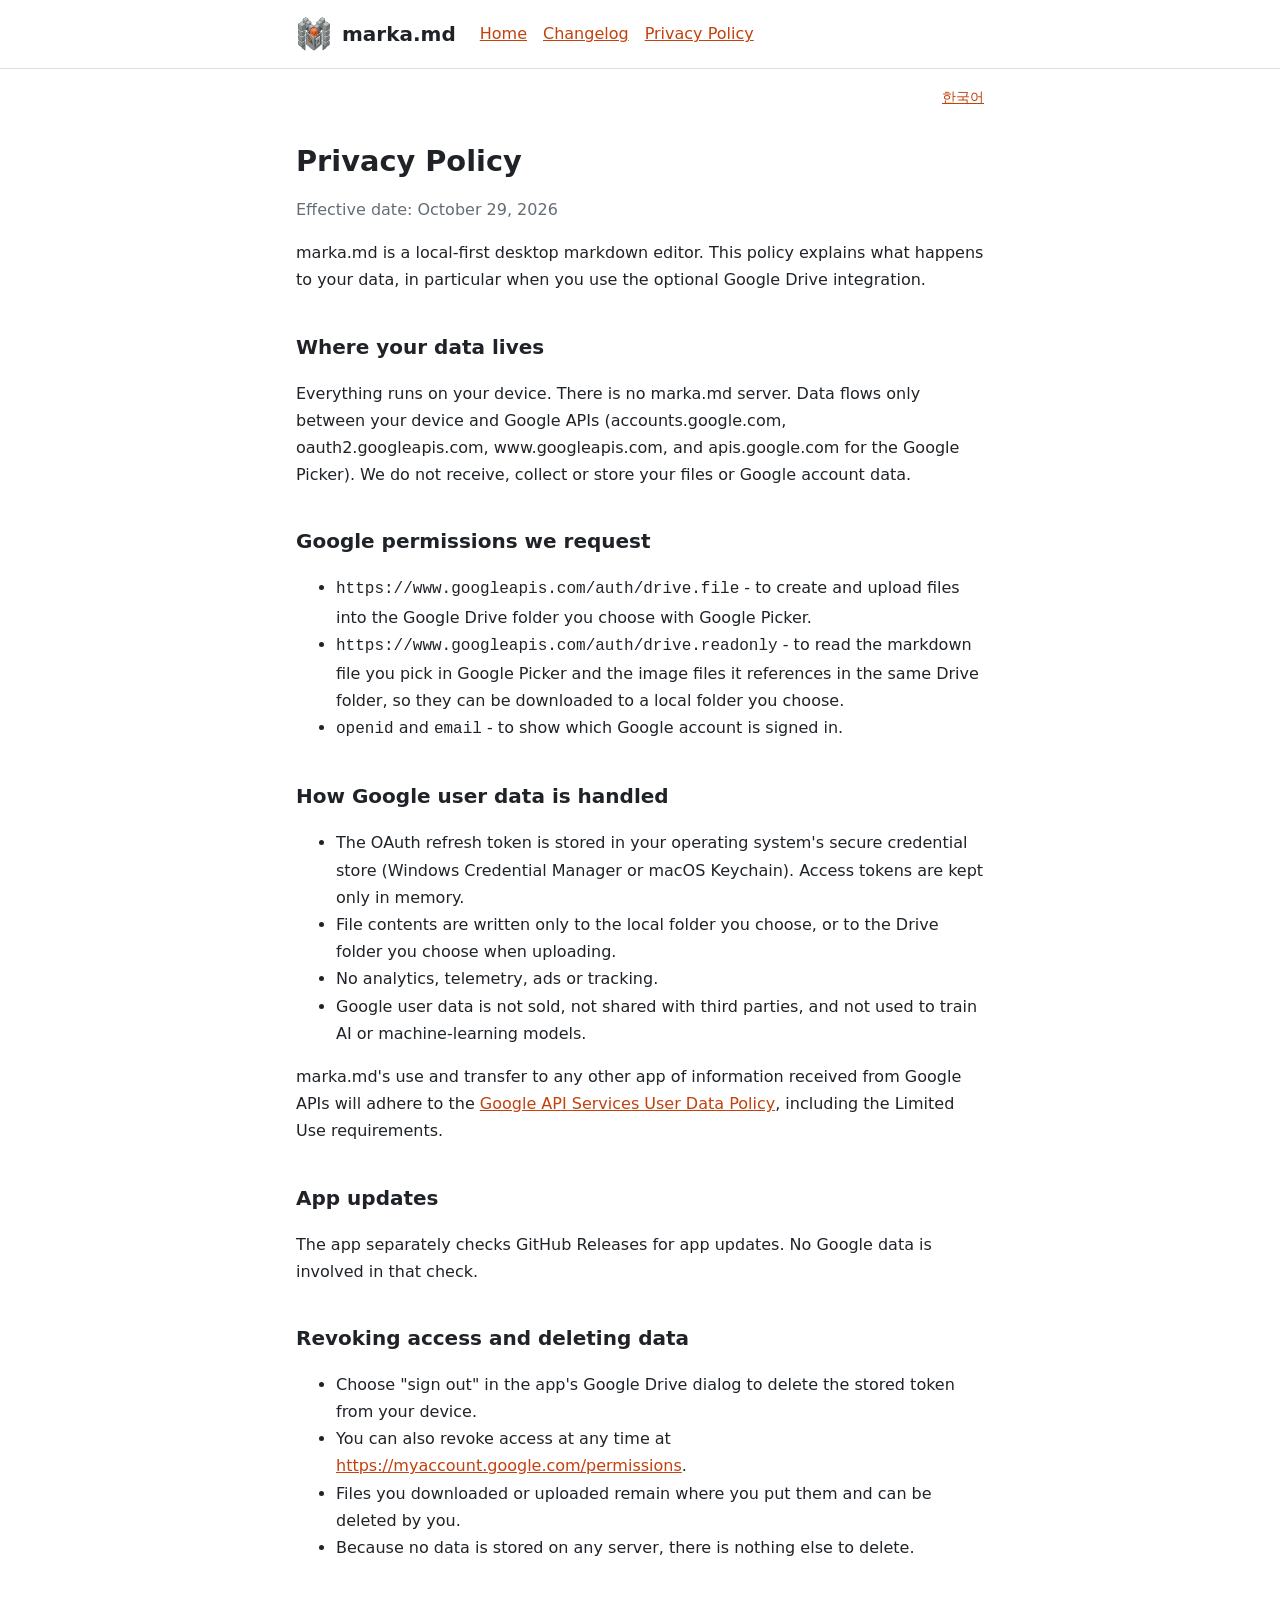
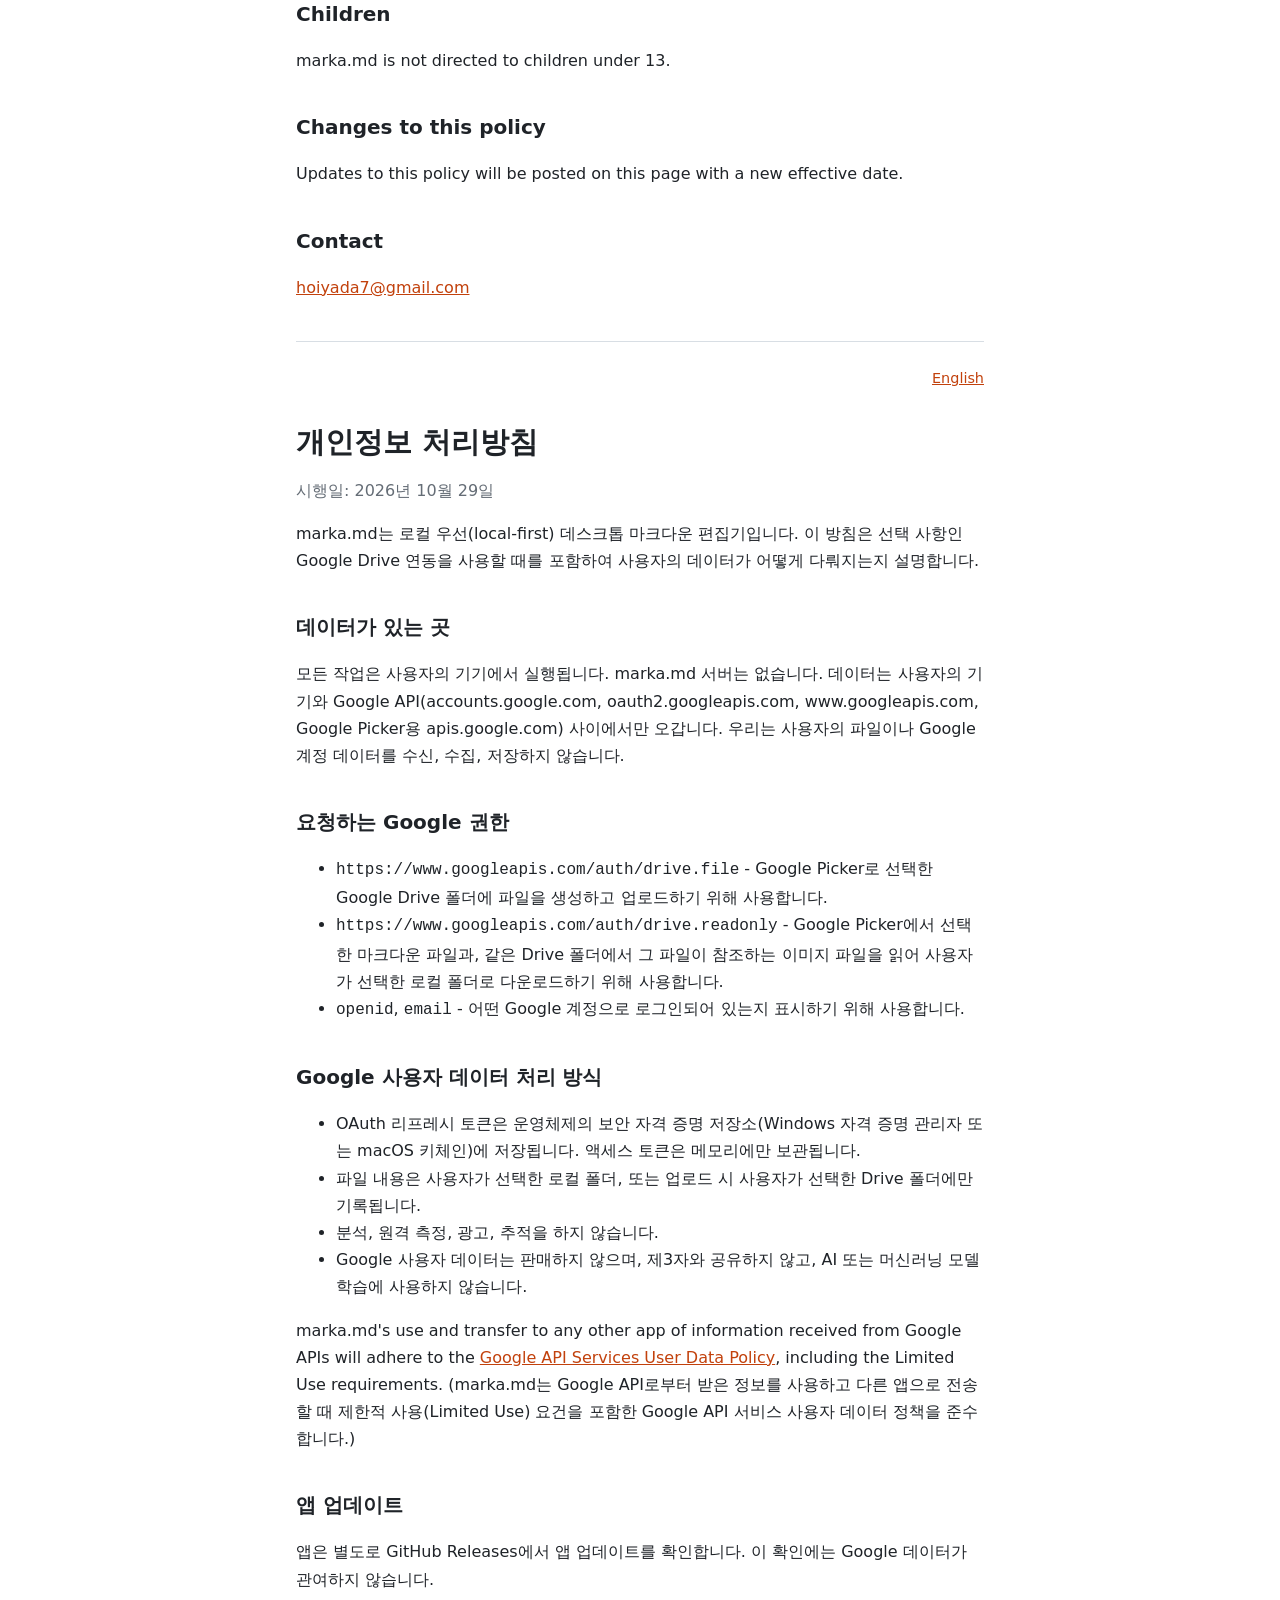
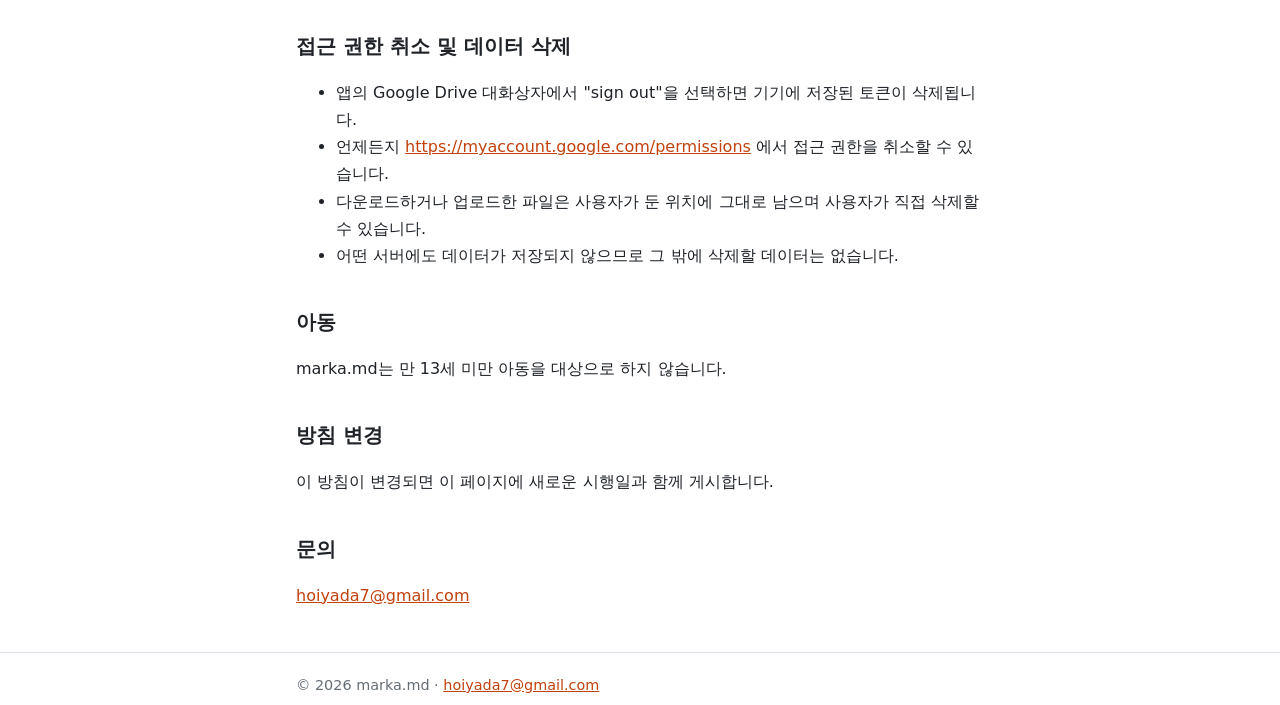
<file: privacy.html>
<!doctype html>
<html lang="en">
<head>
<meta charset="utf-8">
<meta name="viewport" content="width=device-width, initial-scale=1">
<title>Privacy Policy - marka.md</title>
<meta name="description" content="Privacy policy for marka.md, including its optional Google Drive integration.">
<link rel="icon" href="logo.png">
<link rel="stylesheet" href="style.css">
</head>
<body>
<header><div class="wrap">
<a class="brand" href="index.html"><img src="logo.png" alt="" width="36" height="36">marka.md</a>
<nav><a href="index.html">Home</a><a href="changelog.html">Changelog</a><a href="privacy.html">Privacy Policy</a></nav>
</div></header>
<main class="wrap">
<p class="lang"><a href="#ko">한국어</a></p>
<section id="en">
<h1>Privacy Policy</h1>
<p class="muted">Effective date: October 29, 2026</p>
<p>marka.md is a local-first desktop markdown editor. This policy explains what happens to your data, in particular when you use the optional Google Drive integration.</p>

<h2>Where your data lives</h2>
<p>Everything runs on your device. There is no marka.md server. Data flows only between your device and Google APIs (accounts.google.com, oauth2.googleapis.com, www.googleapis.com, and apis.google.com for the Google Picker). We do not receive, collect or store your files or Google account data.</p>

<h2>Google permissions we request</h2>
<ul>
<li><code>https://www.googleapis.com/auth/drive.file</code> - to create and upload files into the Google Drive folder you choose with Google Picker.</li>
<li><code>https://www.googleapis.com/auth/drive.readonly</code> - to read the markdown file you pick in Google Picker and the image files it references in the same Drive folder, so they can be downloaded to a local folder you choose.</li>
<li><code>openid</code> and <code>email</code> - to show which Google account is signed in.</li>
</ul>

<h2>How Google user data is handled</h2>
<ul>
<li>The OAuth refresh token is stored in your operating system's secure credential store (Windows Credential Manager or macOS Keychain). Access tokens are kept only in memory.</li>
<li>File contents are written only to the local folder you choose, or to the Drive folder you choose when uploading.</li>
<li>No analytics, telemetry, ads or tracking.</li>
<li>Google user data is not sold, not shared with third parties, and not used to train AI or machine-learning models.</li>
</ul>
<p>marka.md's use and transfer to any other app of information received from Google APIs will adhere to the <a href="https://developers.google.com/terms/api-services-user-data-policy">Google API Services User Data Policy</a>, including the Limited Use requirements.</p>

<h2>App updates</h2>
<p>The app separately checks GitHub Releases for app updates. No Google data is involved in that check.</p>

<h2>Revoking access and deleting data</h2>
<ul>
<li>Choose "sign out" in the app's Google Drive dialog to delete the stored token from your device.</li>
<li>You can also revoke access at any time at <a href="https://myaccount.google.com/permissions">https://myaccount.google.com/permissions</a>.</li>
<li>Files you downloaded or uploaded remain where you put them and can be deleted by you.</li>
<li>Because no data is stored on any server, there is nothing else to delete.</li>
</ul>

<h2>Children</h2>
<p>marka.md is not directed to children under 13.</p>

<h2>Changes to this policy</h2>
<p>Updates to this policy will be posted on this page with a new effective date.</p>

<h2>Contact</h2>
<p><a href="mailto:hoiyada7@gmail.com">hoiyada7@gmail.com</a></p>
</section>

<section id="ko" lang="ko">
<p class="lang"><a href="#en">English</a></p>
<h1>개인정보 처리방침</h1>
<p class="muted">시행일: 2026년 10월 29일</p>
<p>marka.md는 로컬 우선(local-first) 데스크톱 마크다운 편집기입니다. 이 방침은 선택 사항인 Google Drive 연동을 사용할 때를 포함하여 사용자의 데이터가 어떻게 다뤄지는지 설명합니다.</p>

<h2>데이터가 있는 곳</h2>
<p>모든 작업은 사용자의 기기에서 실행됩니다. marka.md 서버는 없습니다. 데이터는 사용자의 기기와 Google API(accounts.google.com, oauth2.googleapis.com, www.googleapis.com, Google Picker용 apis.google.com) 사이에서만 오갑니다. 우리는 사용자의 파일이나 Google 계정 데이터를 수신, 수집, 저장하지 않습니다.</p>

<h2>요청하는 Google 권한</h2>
<ul>
<li><code>https://www.googleapis.com/auth/drive.file</code> - Google Picker로 선택한 Google Drive 폴더에 파일을 생성하고 업로드하기 위해 사용합니다.</li>
<li><code>https://www.googleapis.com/auth/drive.readonly</code> - Google Picker에서 선택한 마크다운 파일과, 같은 Drive 폴더에서 그 파일이 참조하는 이미지 파일을 읽어 사용자가 선택한 로컬 폴더로 다운로드하기 위해 사용합니다.</li>
<li><code>openid</code>, <code>email</code> - 어떤 Google 계정으로 로그인되어 있는지 표시하기 위해 사용합니다.</li>
</ul>

<h2>Google 사용자 데이터 처리 방식</h2>
<ul>
<li>OAuth 리프레시 토큰은 운영체제의 보안 자격 증명 저장소(Windows 자격 증명 관리자 또는 macOS 키체인)에 저장됩니다. 액세스 토큰은 메모리에만 보관됩니다.</li>
<li>파일 내용은 사용자가 선택한 로컬 폴더, 또는 업로드 시 사용자가 선택한 Drive 폴더에만 기록됩니다.</li>
<li>분석, 원격 측정, 광고, 추적을 하지 않습니다.</li>
<li>Google 사용자 데이터는 판매하지 않으며, 제3자와 공유하지 않고, AI 또는 머신러닝 모델 학습에 사용하지 않습니다.</li>
</ul>
<p>marka.md's use and transfer to any other app of information received from Google APIs will adhere to the <a href="https://developers.google.com/terms/api-services-user-data-policy">Google API Services User Data Policy</a>, including the Limited Use requirements. (marka.md는 Google API로부터 받은 정보를 사용하고 다른 앱으로 전송할 때 제한적 사용(Limited Use) 요건을 포함한 Google API 서비스 사용자 데이터 정책을 준수합니다.)</p>

<h2>앱 업데이트</h2>
<p>앱은 별도로 GitHub Releases에서 앱 업데이트를 확인합니다. 이 확인에는 Google 데이터가 관여하지 않습니다.</p>

<h2>접근 권한 취소 및 데이터 삭제</h2>
<ul>
<li>앱의 Google Drive 대화상자에서 "sign out"을 선택하면 기기에 저장된 토큰이 삭제됩니다.</li>
<li>언제든지 <a href="https://myaccount.google.com/permissions">https://myaccount.google.com/permissions</a> 에서 접근 권한을 취소할 수 있습니다.</li>
<li>다운로드하거나 업로드한 파일은 사용자가 둔 위치에 그대로 남으며 사용자가 직접 삭제할 수 있습니다.</li>
<li>어떤 서버에도 데이터가 저장되지 않으므로 그 밖에 삭제할 데이터는 없습니다.</li>
</ul>

<h2>아동</h2>
<p>marka.md는 만 13세 미만 아동을 대상으로 하지 않습니다.</p>

<h2>방침 변경</h2>
<p>이 방침이 변경되면 이 페이지에 새로운 시행일과 함께 게시합니다.</p>

<h2>문의</h2>
<p><a href="mailto:hoiyada7@gmail.com">hoiyada7@gmail.com</a></p>
</section>
</main>
<footer><div class="wrap">© 2026 marka.md &middot; <a href="mailto:hoiyada7@gmail.com">hoiyada7@gmail.com</a></div></footer>
</body>
</html>
</file>
<file: style.css>
:root{--bg:#fff;--fg:#1f2328;--muted:#656d76;--line:#d8dee4;--link:#c2410c}
@media (prefers-color-scheme:dark){:root{--bg:#161616;--fg:#e6e6e6;--muted:#9aa0a6;--line:#333;--link:#fb923c}}
*{box-sizing:border-box}
body{margin:0;background:var(--bg);color:var(--fg);font:16px/1.7 system-ui,-apple-system,"Segoe UI",Roboto,"Noto Sans KR","Malgun Gothic",sans-serif}
.wrap{max-width:720px;margin:0 auto;padding:0 16px}
a{color:var(--link)}
header{border-bottom:1px solid var(--line);padding:16px 0}
header .wrap{display:flex;flex-wrap:wrap;align-items:center;gap:12px 24px}
.brand{display:flex;align-items:center;gap:10px;font-weight:700;font-size:1.25rem;color:var(--fg);text-decoration:none}
.brand img{width:36px;height:36px}
nav{display:flex;gap:16px}
.lang{text-align:right;font-size:.9rem;margin:16px 0 0}
h1{font-size:1.8rem;line-height:1.25;margin:1.2em 0 .4em}
h2{font-size:1.25rem;margin:1.8em 0 .4em}
section+section{border-top:1px solid var(--line);margin-top:2.5em;padding-top:.5em}
code{overflow-wrap:anywhere}
.muted{color:var(--muted)}
footer{border-top:1px solid var(--line);margin-top:3em;padding:20px 0;color:var(--muted);font-size:.9rem}
</file>
